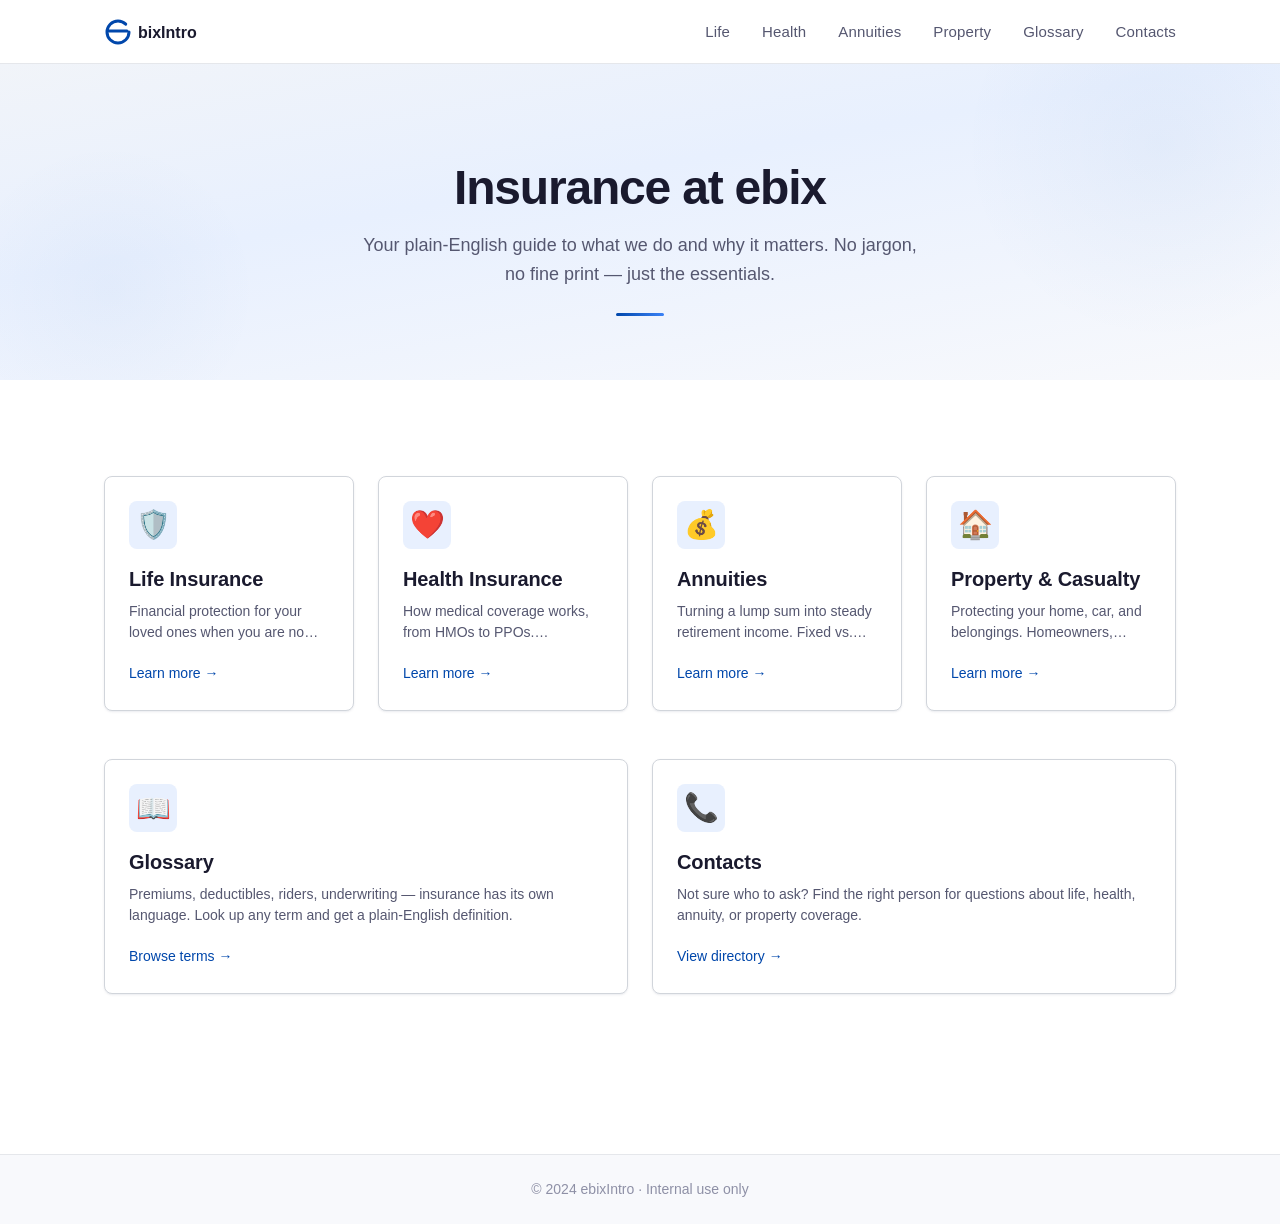
<file: index.html>
<!DOCTYPE html>
<html lang="en">
<head>
  <meta charset="UTF-8">
  <meta name="viewport" content="width=device-width, initial-scale=1.0">
  <title>Insurance at ebix — ebixIntro</title>
  <link rel="stylesheet" href="assets/site.css">
</head>
<body>
  <a href="#main" class="skip-link">Skip to content</a>

  <nav class="nav">
    <div class="nav__inner container">
      <a href="index.html" class="nav__logo">
        <svg viewBox="0 0 140 32" width="140" height="32" xmlns="http://www.w3.org/2000/svg" aria-label="ebixIntro" role="img">
          <circle cx="14" cy="16" r="11" fill="none" stroke="#0047AB" stroke-width="3" stroke-dasharray="60 10" stroke-linecap="round"/>
          <line x1="5" y1="15" x2="23" y2="15" stroke="#0047AB" stroke-width="3" stroke-linecap="round"/>
          <text x="34" y="21.5" fill="#1A1A2E" font-family="-apple-system,BlinkMacSystemFont,'Segoe UI',Roboto,'Helvetica Neue',Arial,sans-serif" font-size="16" font-weight="600">bixIntro</text>
        </svg>
      </a>
      <button class="nav__hamburger" aria-label="Toggle menu" aria-expanded="false">
        <span></span><span></span><span></span>
      </button>
      <ul class="nav__links">
        <li><a href="life.html" class="nav__link">Life</a></li>
        <li><a href="health.html" class="nav__link">Health</a></li>
        <li><a href="annuities.html" class="nav__link">Annuities</a></li>
        <li><a href="property.html" class="nav__link">Property</a></li>
        <li><a href="glossary.html" class="nav__link">Glossary</a></li>
        <li><a href="contacts.html" class="nav__link">Contacts</a></li>
      </ul>
    </div>
  </nav>

  <main id="main">
    <section class="hero">
      <div class="container hero__container">
        <h1 class="hero__title">Insurance at ebix</h1>
        <p class="hero__subtitle">Your plain-English guide to what we do and why it matters. No jargon, no fine print — just the essentials.</p>
        <div class="hero__accent"></div>
      </div>
    </section>

    <section class="section">
      <div class="container">
        <div class="card-grid">
          <a href="life.html" class="card" style="animation-delay: 150ms">
            <div class="card__icon">
              <span>&#128737;&#65039;</span>
            </div>
            <h3 class="card__title">Life Insurance</h3>
            <p class="card__desc">Financial protection for your loved ones when you are no longer around. Learn about term vs. whole life policies.</p>
            <span class="card__link">Learn more <span class="card__arrow">&rarr;</span></span>
          </a>
          <a href="health.html" class="card" style="animation-delay: 250ms">
            <div class="card__icon">
              <span>&#10084;&#65039;</span>
            </div>
            <h3 class="card__title">Health Insurance</h3>
            <p class="card__desc">How medical coverage works, from HMOs to PPOs. Understand deductibles, copays, and networks.</p>
            <span class="card__link">Learn more <span class="card__arrow">&rarr;</span></span>
          </a>
          <a href="annuities.html" class="card" style="animation-delay: 350ms">
            <div class="card__icon">
              <span>&#128176;</span>
            </div>
            <h3 class="card__title">Annuities</h3>
            <p class="card__desc">Turning a lump sum into steady retirement income. Fixed vs. variable, accumulation vs. payout.</p>
            <span class="card__link">Learn more <span class="card__arrow">&rarr;</span></span>
          </a>
          <a href="property.html" class="card" style="animation-delay: 450ms">
            <div class="card__icon">
              <span>&#127968;</span>
            </div>
            <h3 class="card__title">Property &amp; Casualty</h3>
            <p class="card__desc">Protecting your home, car, and belongings. Homeowners, renters, auto, and liability coverage explained.</p>
            <span class="card__link">Learn more <span class="card__arrow">&rarr;</span></span>
          </a>
        </div>

        <div class="card-grid card-grid--wide">
          <a href="glossary.html" class="card card--wide" style="animation-delay: 550ms">
            <div class="card__icon">
              <span>&#128214;</span>
            </div>
            <h3 class="card__title">Glossary</h3>
            <p class="card__desc">Premiums, deductibles, riders, underwriting — insurance has its own language. Look up any term and get a plain-English definition.</p>
            <span class="card__link">Browse terms <span class="card__arrow">&rarr;</span></span>
          </a>
          <a href="contacts.html" class="card card--wide" style="animation-delay: 650ms">
            <div class="card__icon">
              <span>&#128222;</span>
            </div>
            <h3 class="card__title">Contacts</h3>
            <p class="card__desc">Not sure who to ask? Find the right person for questions about life, health, annuity, or property coverage.</p>
            <span class="card__link">View directory <span class="card__arrow">&rarr;</span></span>
          </a>
        </div>
      </div>
    </section>
  </main>

  <footer class="footer">
    <div class="container">
      <p>&copy; 2024 ebixIntro &middot; Internal use only</p>
    </div>
  </footer>

  <script src="assets/site.js"></script>
</body>
</html>
</file>
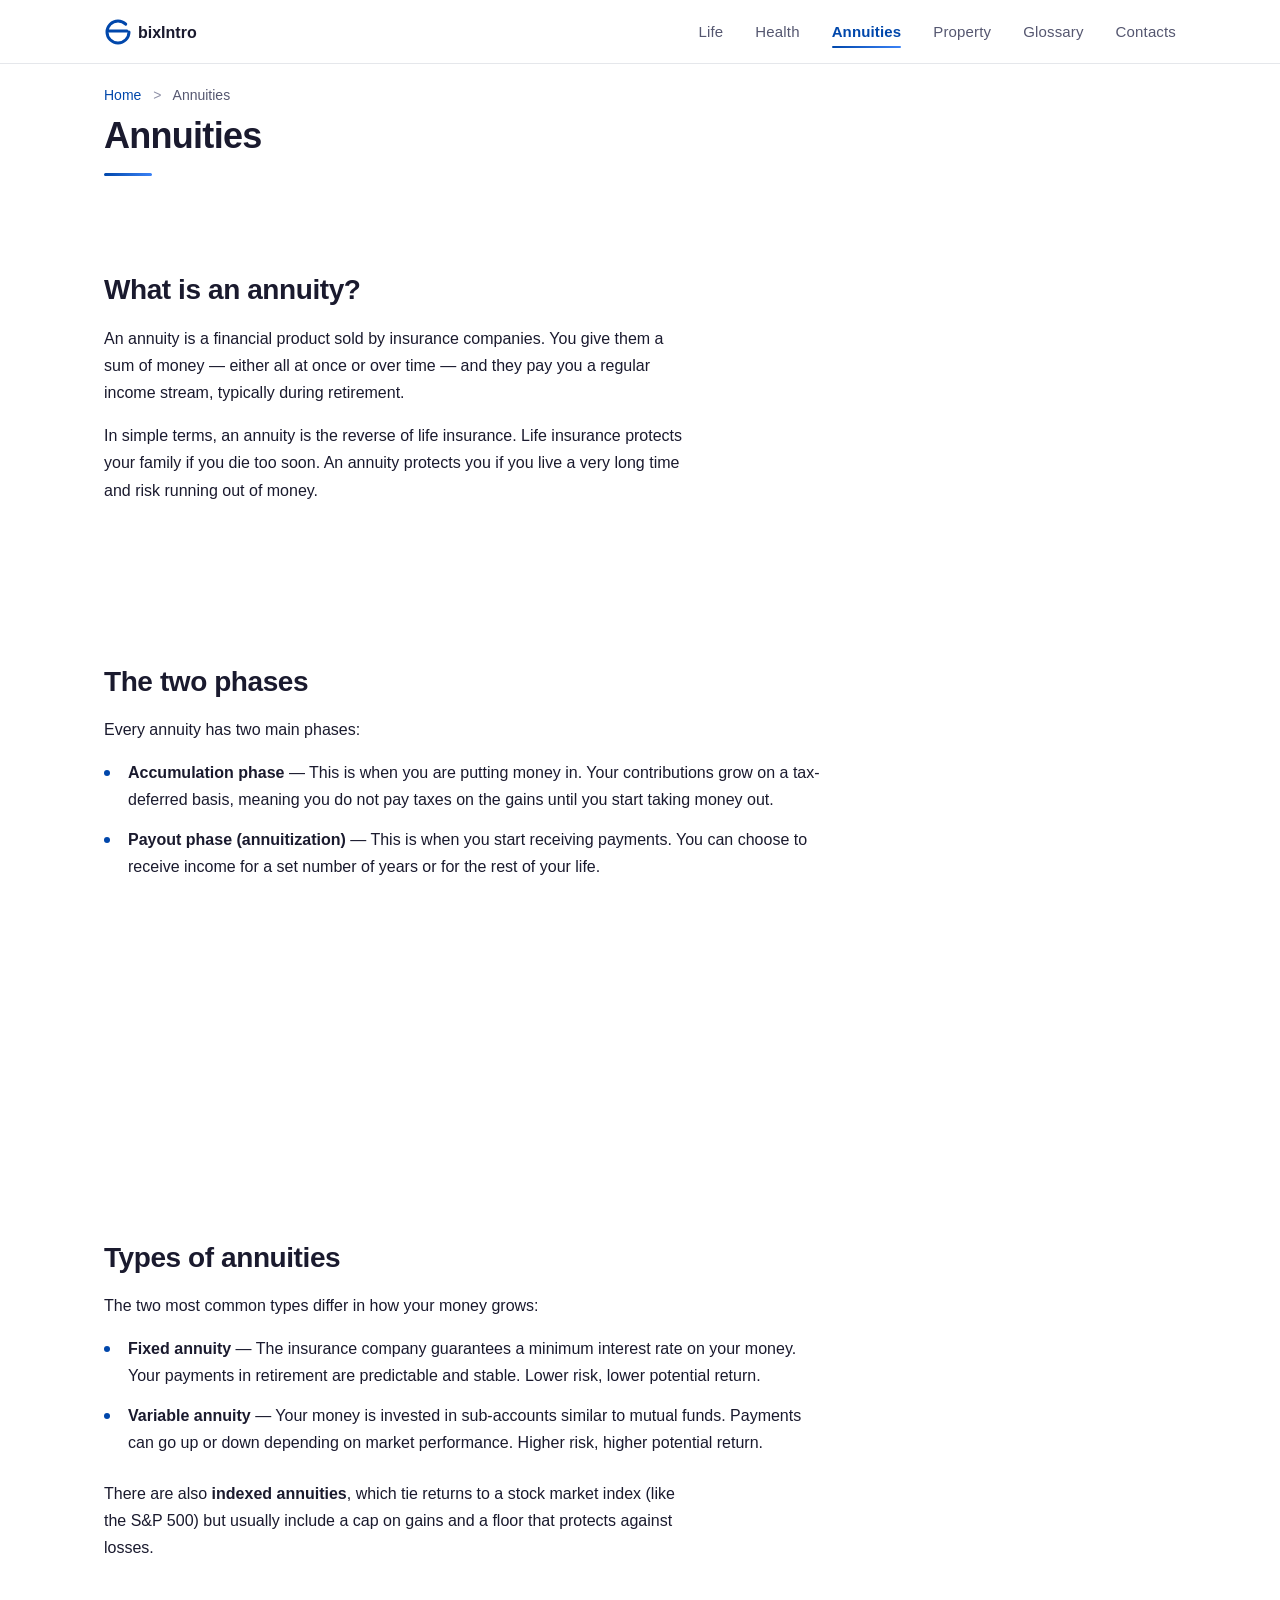
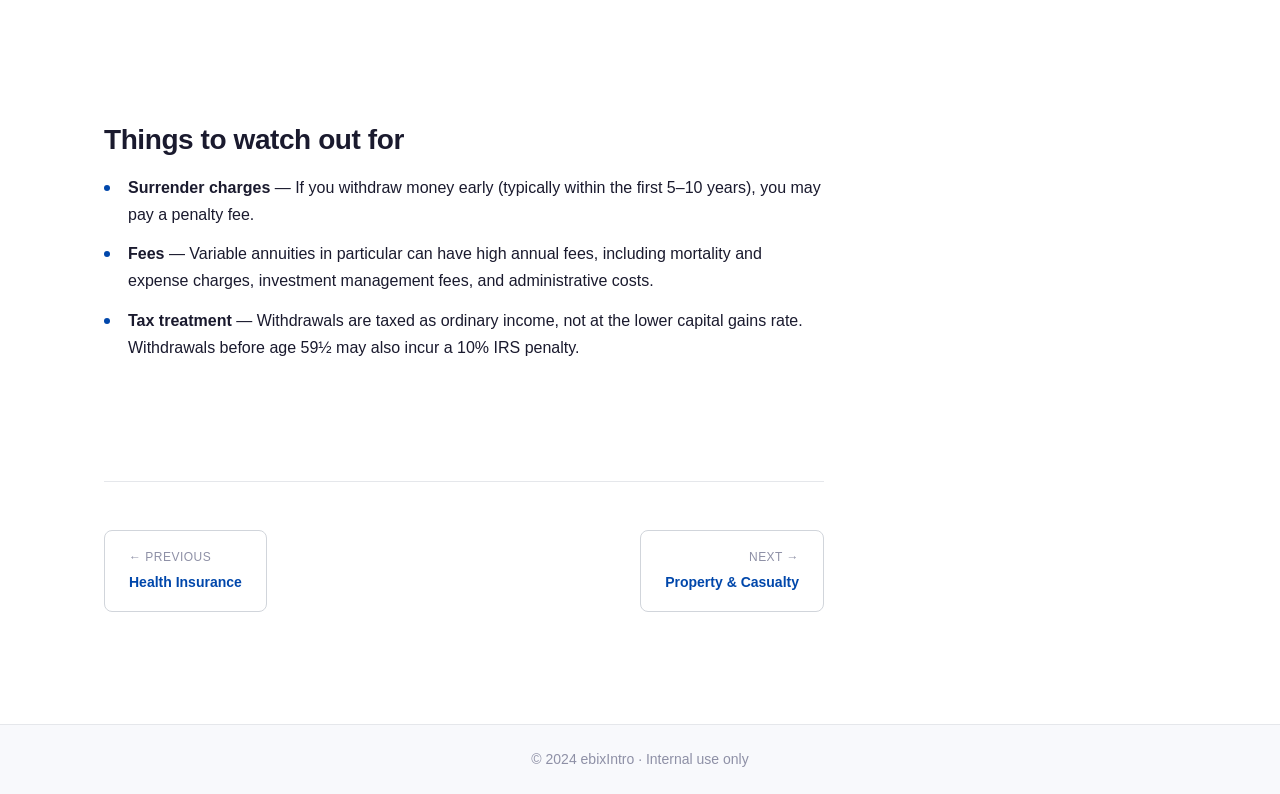
<file: annuities.html>
<!DOCTYPE html>
<html lang="en">
<head>
  <meta charset="UTF-8">
  <meta name="viewport" content="width=device-width, initial-scale=1.0">
  <title>Annuities — ebixIntro</title>
  <link rel="stylesheet" href="assets/site.css">
</head>
<body>
  <a href="#main" class="skip-link">Skip to content</a>

  <nav class="nav">
    <div class="nav__inner container">
      <a href="index.html" class="nav__logo">
        <svg viewBox="0 0 140 32" width="140" height="32" xmlns="http://www.w3.org/2000/svg" aria-label="ebixIntro" role="img">
          <circle cx="14" cy="16" r="11" fill="none" stroke="#0047AB" stroke-width="3" stroke-dasharray="60 10" stroke-linecap="round"/>
          <line x1="5" y1="15" x2="23" y2="15" stroke="#0047AB" stroke-width="3" stroke-linecap="round"/>
          <text x="34" y="21.5" fill="#1A1A2E" font-family="-apple-system,BlinkMacSystemFont,'Segoe UI',Roboto,'Helvetica Neue',Arial,sans-serif" font-size="16" font-weight="600">bixIntro</text>
        </svg>
      </a>
      <button class="nav__hamburger" aria-label="Toggle menu" aria-expanded="false">
        <span></span><span></span><span></span>
      </button>
      <ul class="nav__links">
        <li><a href="life.html" class="nav__link">Life</a></li>
        <li><a href="health.html" class="nav__link">Health</a></li>
        <li><a href="annuities.html" class="nav__link">Annuities</a></li>
        <li><a href="property.html" class="nav__link">Property</a></li>
        <li><a href="glossary.html" class="nav__link">Glossary</a></li>
        <li><a href="contacts.html" class="nav__link">Contacts</a></li>
      </ul>
    </div>
  </nav>

  <main id="main">
    <div class="container">
      <div class="content-narrow">
        <nav class="breadcrumb" aria-label="Breadcrumb">
          <a href="index.html">Home</a>
          <span class="breadcrumb__separator">&gt;</span>
          <span>Annuities</span>
        </nav>

        <div class="page-title-area">
          <h1>Annuities</h1>
          <div class="title-accent"></div>
        </div>

        <section class="section">
          <h2 style="margin-top: 0;">What is an annuity?</h2>
          <p>An annuity is a financial product sold by insurance companies. You give them a sum of money &mdash; either all at once or over time &mdash; and they pay you a regular income stream, typically during retirement.</p>
          <p>In simple terms, an annuity is the reverse of life insurance. Life insurance protects your family if you die too soon. An annuity protects you if you live a very long time and risk running out of money.</p>
        </section>

        <section class="section">
          <h2>The two phases</h2>
          <p>Every annuity has two main phases:</p>
          <ul>
            <li><strong>Accumulation phase</strong> &mdash; This is when you are putting money in. Your contributions grow on a tax-deferred basis, meaning you do not pay taxes on the gains until you start taking money out.</li>
            <li><strong>Payout phase (annuitization)</strong> &mdash; This is when you start receiving payments. You can choose to receive income for a set number of years or for the rest of your life.</li>
          </ul>
        </section>

        <div class="callout animate-on-scroll animate-on-scroll--left">
          <span class="callout__label">Key Takeaway</span>
          <p class="callout__text">Annuities turn savings into guaranteed income. They are best suited for people nearing retirement who want predictable monthly payments they cannot outlive.</p>
        </div>

        <section class="section">
          <h2>Types of annuities</h2>
          <p>The two most common types differ in how your money grows:</p>
          <ul>
            <li><strong>Fixed annuity</strong> &mdash; The insurance company guarantees a minimum interest rate on your money. Your payments in retirement are predictable and stable. Lower risk, lower potential return.</li>
            <li><strong>Variable annuity</strong> &mdash; Your money is invested in sub-accounts similar to mutual funds. Payments can go up or down depending on market performance. Higher risk, higher potential return.</li>
          </ul>
          <p>There are also <strong>indexed annuities</strong>, which tie returns to a stock market index (like the S&amp;P 500) but usually include a cap on gains and a floor that protects against losses.</p>
        </section>

        <section class="section">
          <h2>Things to watch out for</h2>
          <ul>
            <li><strong>Surrender charges</strong> &mdash; If you withdraw money early (typically within the first 5&ndash;10 years), you may pay a penalty fee.</li>
            <li><strong>Fees</strong> &mdash; Variable annuities in particular can have high annual fees, including mortality and expense charges, investment management fees, and administrative costs.</li>
            <li><strong>Tax treatment</strong> &mdash; Withdrawals are taxed as ordinary income, not at the lower capital gains rate. Withdrawals before age 59&frac12; may also incur a 10% IRS penalty.</li>
          </ul>
        </section>

        <nav class="page-nav" aria-label="Page navigation">
          <a href="health.html" class="page-nav__link">
            <span class="page-nav__direction">&larr; Previous</span>
            <span class="page-nav__title">Health Insurance</span>
          </a>
          <a href="property.html" class="page-nav__link page-nav__link--next">
            <span class="page-nav__direction">Next &rarr;</span>
            <span class="page-nav__title">Property &amp; Casualty</span>
          </a>
        </nav>
      </div>
    </div>
  </main>

  <footer class="footer">
    <div class="container">
      <p>&copy; 2024 ebixIntro &middot; Internal use only</p>
    </div>
  </footer>

  <script src="assets/site.js"></script>
</body>
</html>
</file>
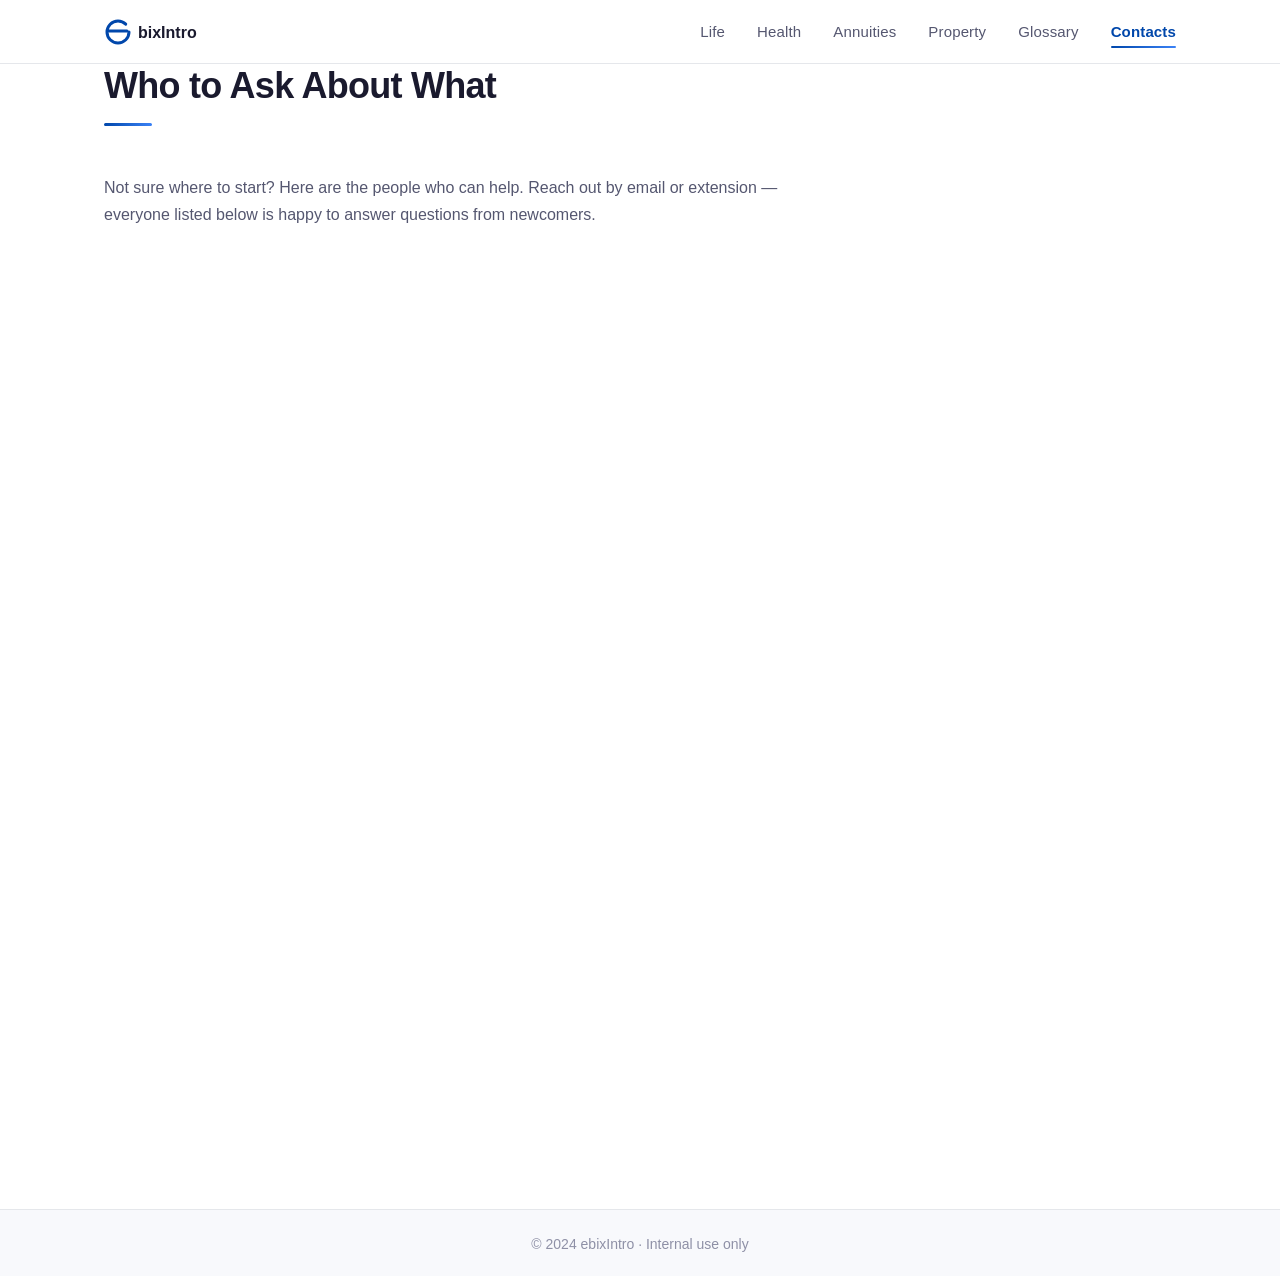
<file: contacts.html>
<!DOCTYPE html>
<html lang="en">
<head>
  <meta charset="UTF-8">
  <meta name="viewport" content="width=device-width, initial-scale=1.0">
  <title>Contacts — ebixIntro</title>
  <link rel="stylesheet" href="assets/site.css">
</head>
<body>
  <a href="#main" class="skip-link">Skip to content</a>

  <nav class="nav">
    <div class="nav__inner container">
      <a href="index.html" class="nav__logo">
        <svg viewBox="0 0 140 32" width="140" height="32" xmlns="http://www.w3.org/2000/svg" aria-label="ebixIntro" role="img">
          <circle cx="14" cy="16" r="11" fill="none" stroke="#0047AB" stroke-width="3" stroke-dasharray="60 10" stroke-linecap="round"/>
          <line x1="5" y1="15" x2="23" y2="15" stroke="#0047AB" stroke-width="3" stroke-linecap="round"/>
          <text x="34" y="21.5" fill="#1A1A2E" font-family="-apple-system,BlinkMacSystemFont,'Segoe UI',Roboto,'Helvetica Neue',Arial,sans-serif" font-size="16" font-weight="600">bixIntro</text>
        </svg>
      </a>
      <button class="nav__hamburger" aria-label="Toggle menu" aria-expanded="false">
        <span></span><span></span><span></span>
      </button>
      <ul class="nav__links">
        <li><a href="life.html" class="nav__link">Life</a></li>
        <li><a href="health.html" class="nav__link">Health</a></li>
        <li><a href="annuities.html" class="nav__link">Annuities</a></li>
        <li><a href="property.html" class="nav__link">Property</a></li>
        <li><a href="glossary.html" class="nav__link">Glossary</a></li>
        <li><a href="contacts.html" class="nav__link">Contacts</a></li>
      </ul>
    </div>
  </nav>

  <main id="main">
    <div class="container">
      <div class="page-title-area">
        <h1>Who to Ask About What</h1>
        <div class="title-accent"></div>
      </div>

      <p style="color: var(--color-text-secondary); margin-bottom: var(--space-6); max-width: var(--max-width-content);">
        Not sure where to start? Here are the people who can help. Reach out by email or extension &mdash; everyone listed below is happy to answer questions from newcomers.
      </p>

      <div class="contact-grid">

        <div class="contact-card animate-on-scroll" style="transition-delay: 0ms;">
          <div class="contact-avatar">JD</div>
          <h3 class="contact-name">Jane Donovan</h3>
          <p class="contact-title">Senior Product Analyst</p>
          <div class="contact-tags">
            <span class="contact-tag">Life Insurance</span>
            <span class="contact-tag">Annuities</span>
          </div>
          <div class="contact-info">
            <div>Ext. <span class="contact-info__ext">x4201</span></div>
            <div><a href="mailto:jdonovan@ebix.internal">jdonovan@ebix.internal</a></div>
          </div>
        </div>

        <div class="contact-card animate-on-scroll" style="transition-delay: 80ms;">
          <div class="contact-avatar">SR</div>
          <h3 class="contact-name">Sam Ruiz</h3>
          <p class="contact-title">Health Plans Coordinator</p>
          <div class="contact-tags">
            <span class="contact-tag">Health Insurance</span>
            <span class="contact-tag">HMO / PPO</span>
          </div>
          <div class="contact-info">
            <div>Ext. <span class="contact-info__ext">x4305</span></div>
            <div><a href="mailto:sruiz@ebix.internal">sruiz@ebix.internal</a></div>
          </div>
        </div>

        <div class="contact-card animate-on-scroll" style="transition-delay: 160ms;">
          <div class="contact-avatar">MK</div>
          <h3 class="contact-name">Michelle Kim</h3>
          <p class="contact-title">P&amp;C Underwriting Lead</p>
          <div class="contact-tags">
            <span class="contact-tag">Property</span>
            <span class="contact-tag">Casualty</span>
            <span class="contact-tag">Auto</span>
          </div>
          <div class="contact-info">
            <div>Ext. <span class="contact-info__ext">x4180</span></div>
            <div><a href="mailto:mkim@ebix.internal">mkim@ebix.internal</a></div>
          </div>
        </div>

        <div class="contact-card animate-on-scroll" style="transition-delay: 240ms;">
          <div class="contact-avatar">TP</div>
          <h3 class="contact-name">Tom Patel</h3>
          <p class="contact-title">Annuity Products Manager</p>
          <div class="contact-tags">
            <span class="contact-tag">Fixed Annuities</span>
            <span class="contact-tag">Variable Annuities</span>
          </div>
          <div class="contact-info">
            <div>Ext. <span class="contact-info__ext">x4422</span></div>
            <div><a href="mailto:tpatel@ebix.internal">tpatel@ebix.internal</a></div>
          </div>
        </div>

        <div class="contact-card animate-on-scroll" style="transition-delay: 320ms;">
          <div class="contact-avatar">LW</div>
          <h3 class="contact-name">Lisa Washington</h3>
          <p class="contact-title">Claims Operations Supervisor</p>
          <div class="contact-tags">
            <span class="contact-tag">Claims</span>
            <span class="contact-tag">All Lines</span>
          </div>
          <div class="contact-info">
            <div>Ext. <span class="contact-info__ext">x4510</span></div>
            <div><a href="mailto:lwashington@ebix.internal">lwashington@ebix.internal</a></div>
          </div>
        </div>

        <div class="contact-card animate-on-scroll" style="transition-delay: 400ms;">
          <div class="contact-avatar">RG</div>
          <h3 class="contact-name">Rafael Garcia</h3>
          <p class="contact-title">Compliance Officer</p>
          <div class="contact-tags">
            <span class="contact-tag">Regulations</span>
            <span class="contact-tag">Licensing</span>
          </div>
          <div class="contact-info">
            <div>Ext. <span class="contact-info__ext">x4055</span></div>
            <div><a href="mailto:rgarcia@ebix.internal">rgarcia@ebix.internal</a></div>
          </div>
        </div>

        <div class="contact-card animate-on-scroll" style="transition-delay: 400ms;">
          <div class="contact-avatar">AN</div>
          <h3 class="contact-name">Aisha Nwosu</h3>
          <p class="contact-title">Training &amp; Onboarding Lead</p>
          <div class="contact-tags">
            <span class="contact-tag">New Hire Help</span>
            <span class="contact-tag">General Questions</span>
          </div>
          <div class="contact-info">
            <div>Ext. <span class="contact-info__ext">x4100</span></div>
            <div><a href="mailto:anwosu@ebix.internal">anwosu@ebix.internal</a></div>
          </div>
        </div>

        <div class="contact-card animate-on-scroll" style="transition-delay: 400ms;">
          <div class="contact-avatar">DM</div>
          <h3 class="contact-name">David Muller</h3>
          <p class="contact-title">IT Systems Analyst</p>
          <div class="contact-tags">
            <span class="contact-tag">Platform Access</span>
            <span class="contact-tag">Technical Support</span>
          </div>
          <div class="contact-info">
            <div>Ext. <span class="contact-info__ext">x4620</span></div>
            <div><a href="mailto:dmuller@ebix.internal">dmuller@ebix.internal</a></div>
          </div>
        </div>

      </div>
    </div>
  </main>

  <footer class="footer">
    <div class="container">
      <p>&copy; 2024 ebixIntro &middot; Internal use only</p>
    </div>
  </footer>

  <script src="assets/site.js"></script>
</body>
</html>
</file>
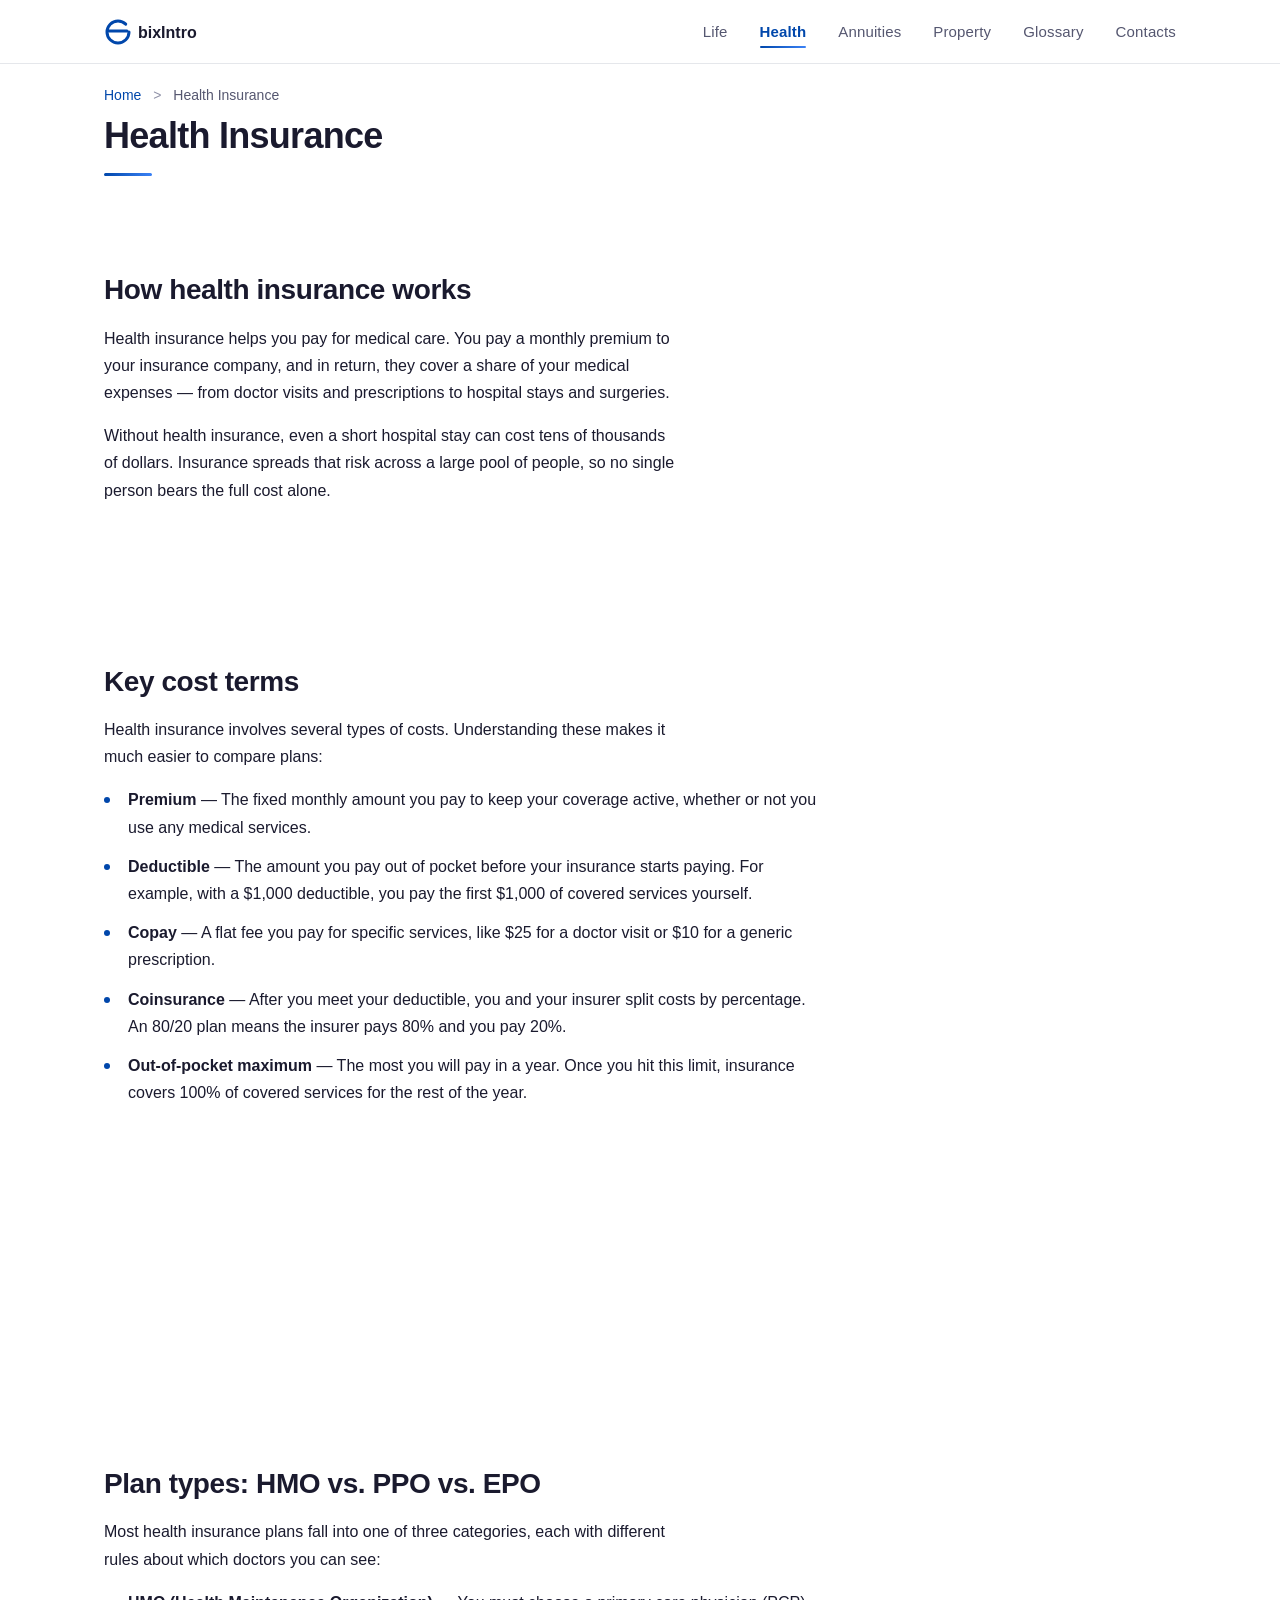
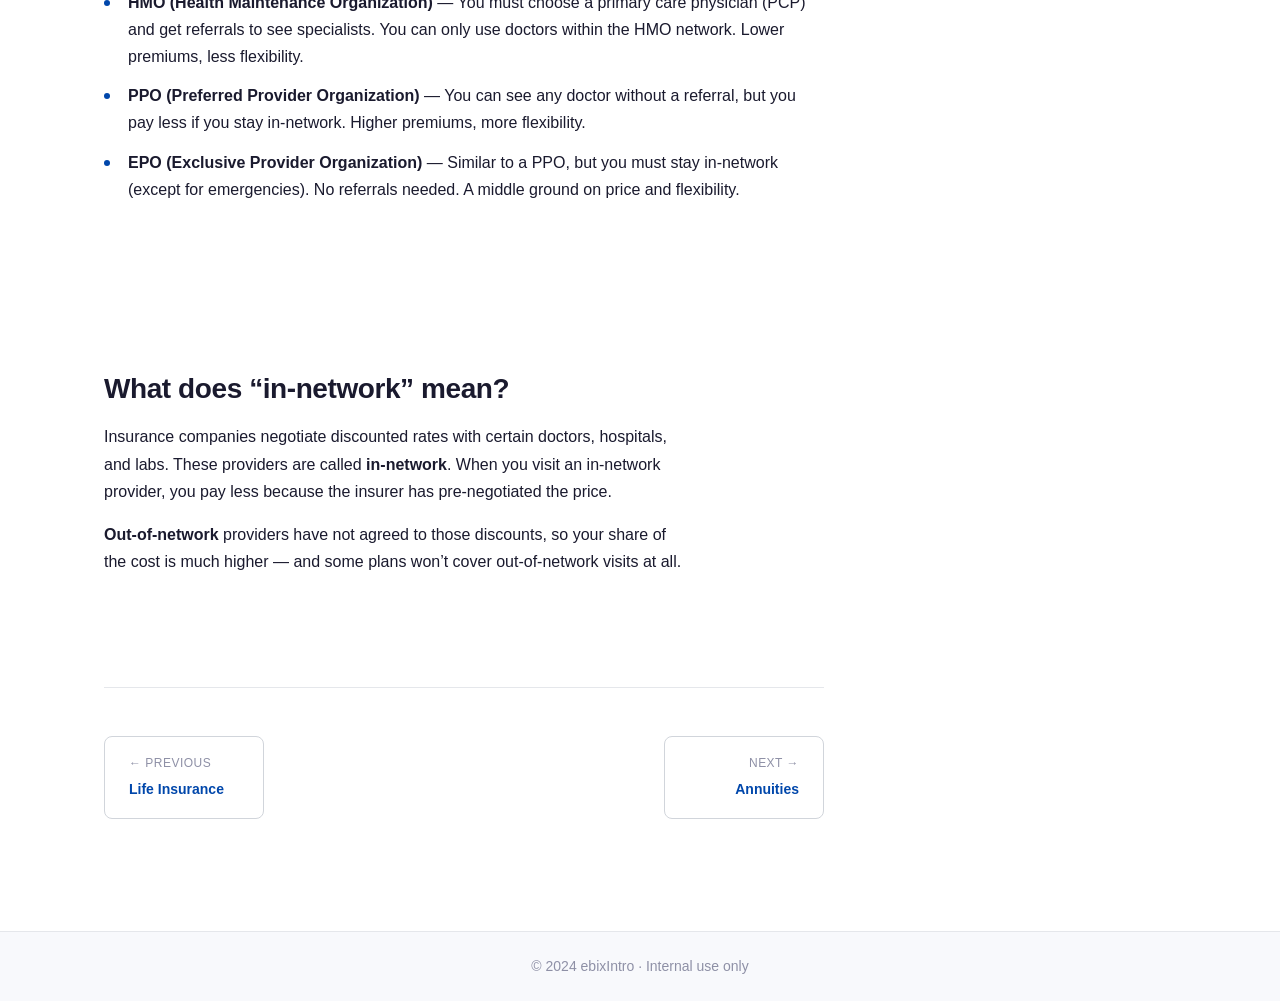
<file: health.html>
<!DOCTYPE html>
<html lang="en">
<head>
  <meta charset="UTF-8">
  <meta name="viewport" content="width=device-width, initial-scale=1.0">
  <title>Health Insurance — ebixIntro</title>
  <link rel="stylesheet" href="assets/site.css">
</head>
<body>
  <a href="#main" class="skip-link">Skip to content</a>

  <nav class="nav">
    <div class="nav__inner container">
      <a href="index.html" class="nav__logo">
        <svg viewBox="0 0 140 32" width="140" height="32" xmlns="http://www.w3.org/2000/svg" aria-label="ebixIntro" role="img">
          <circle cx="14" cy="16" r="11" fill="none" stroke="#0047AB" stroke-width="3" stroke-dasharray="60 10" stroke-linecap="round"/>
          <line x1="5" y1="15" x2="23" y2="15" stroke="#0047AB" stroke-width="3" stroke-linecap="round"/>
          <text x="34" y="21.5" fill="#1A1A2E" font-family="-apple-system,BlinkMacSystemFont,'Segoe UI',Roboto,'Helvetica Neue',Arial,sans-serif" font-size="16" font-weight="600">bixIntro</text>
        </svg>
      </a>
      <button class="nav__hamburger" aria-label="Toggle menu" aria-expanded="false">
        <span></span><span></span><span></span>
      </button>
      <ul class="nav__links">
        <li><a href="life.html" class="nav__link">Life</a></li>
        <li><a href="health.html" class="nav__link">Health</a></li>
        <li><a href="annuities.html" class="nav__link">Annuities</a></li>
        <li><a href="property.html" class="nav__link">Property</a></li>
        <li><a href="glossary.html" class="nav__link">Glossary</a></li>
        <li><a href="contacts.html" class="nav__link">Contacts</a></li>
      </ul>
    </div>
  </nav>

  <main id="main">
    <div class="container">
      <div class="content-narrow">
        <nav class="breadcrumb" aria-label="Breadcrumb">
          <a href="index.html">Home</a>
          <span class="breadcrumb__separator">&gt;</span>
          <span>Health Insurance</span>
        </nav>

        <div class="page-title-area">
          <h1>Health Insurance</h1>
          <div class="title-accent"></div>
        </div>

        <section class="section">
          <h2 style="margin-top: 0;">How health insurance works</h2>
          <p>Health insurance helps you pay for medical care. You pay a monthly premium to your insurance company, and in return, they cover a share of your medical expenses &mdash; from doctor visits and prescriptions to hospital stays and surgeries.</p>
          <p>Without health insurance, even a short hospital stay can cost tens of thousands of dollars. Insurance spreads that risk across a large pool of people, so no single person bears the full cost alone.</p>
        </section>

        <section class="section">
          <h2>Key cost terms</h2>
          <p>Health insurance involves several types of costs. Understanding these makes it much easier to compare plans:</p>
          <ul>
            <li><strong>Premium</strong> &mdash; The fixed monthly amount you pay to keep your coverage active, whether or not you use any medical services.</li>
            <li><strong>Deductible</strong> &mdash; The amount you pay out of pocket before your insurance starts paying. For example, with a $1,000 deductible, you pay the first $1,000 of covered services yourself.</li>
            <li><strong>Copay</strong> &mdash; A flat fee you pay for specific services, like $25 for a doctor visit or $10 for a generic prescription.</li>
            <li><strong>Coinsurance</strong> &mdash; After you meet your deductible, you and your insurer split costs by percentage. An 80/20 plan means the insurer pays 80% and you pay 20%.</li>
            <li><strong>Out-of-pocket maximum</strong> &mdash; The most you will pay in a year. Once you hit this limit, insurance covers 100% of covered services for the rest of the year.</li>
          </ul>
        </section>

        <div class="callout animate-on-scroll animate-on-scroll--left">
          <span class="callout__label">Key Takeaway</span>
          <p class="callout__text">Plans with lower premiums usually have higher deductibles and copays. Plans with higher premiums tend to cover more upfront. Choose based on how often you expect to need care.</p>
        </div>

        <section class="section">
          <h2>Plan types: HMO vs. PPO vs. EPO</h2>
          <p>Most health insurance plans fall into one of three categories, each with different rules about which doctors you can see:</p>
          <ul>
            <li><strong>HMO (Health Maintenance Organization)</strong> &mdash; You must choose a primary care physician (PCP) and get referrals to see specialists. You can only use doctors within the HMO network. Lower premiums, less flexibility.</li>
            <li><strong>PPO (Preferred Provider Organization)</strong> &mdash; You can see any doctor without a referral, but you pay less if you stay in-network. Higher premiums, more flexibility.</li>
            <li><strong>EPO (Exclusive Provider Organization)</strong> &mdash; Similar to a PPO, but you must stay in-network (except for emergencies). No referrals needed. A middle ground on price and flexibility.</li>
          </ul>
        </section>

        <section class="section">
          <h2>What does &ldquo;in-network&rdquo; mean?</h2>
          <p>Insurance companies negotiate discounted rates with certain doctors, hospitals, and labs. These providers are called <strong>in-network</strong>. When you visit an in-network provider, you pay less because the insurer has pre-negotiated the price.</p>
          <p><strong>Out-of-network</strong> providers have not agreed to those discounts, so your share of the cost is much higher &mdash; and some plans won&rsquo;t cover out-of-network visits at all.</p>
        </section>

        <nav class="page-nav" aria-label="Page navigation">
          <a href="life.html" class="page-nav__link">
            <span class="page-nav__direction">&larr; Previous</span>
            <span class="page-nav__title">Life Insurance</span>
          </a>
          <a href="annuities.html" class="page-nav__link page-nav__link--next">
            <span class="page-nav__direction">Next &rarr;</span>
            <span class="page-nav__title">Annuities</span>
          </a>
        </nav>
      </div>
    </div>
  </main>

  <footer class="footer">
    <div class="container">
      <p>&copy; 2024 ebixIntro &middot; Internal use only</p>
    </div>
  </footer>

  <script src="assets/site.js"></script>
</body>
</html>
</file>
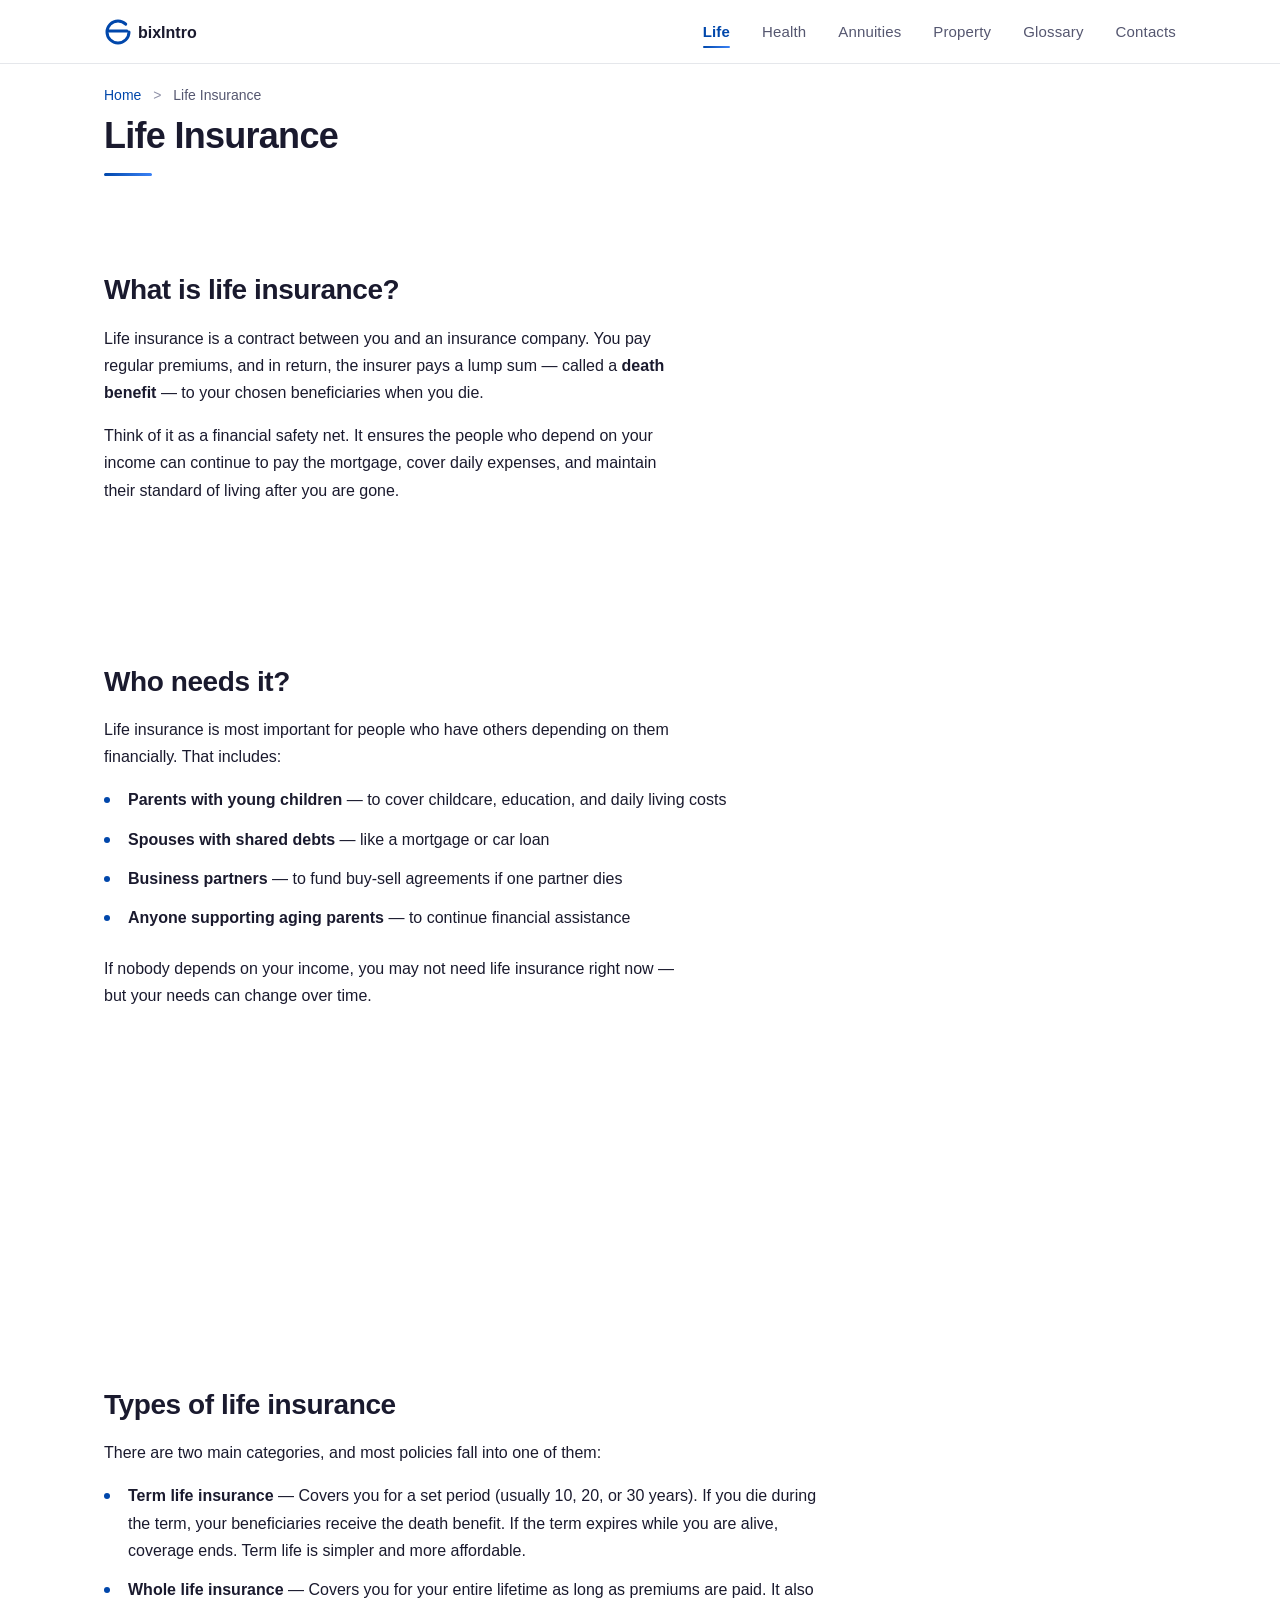
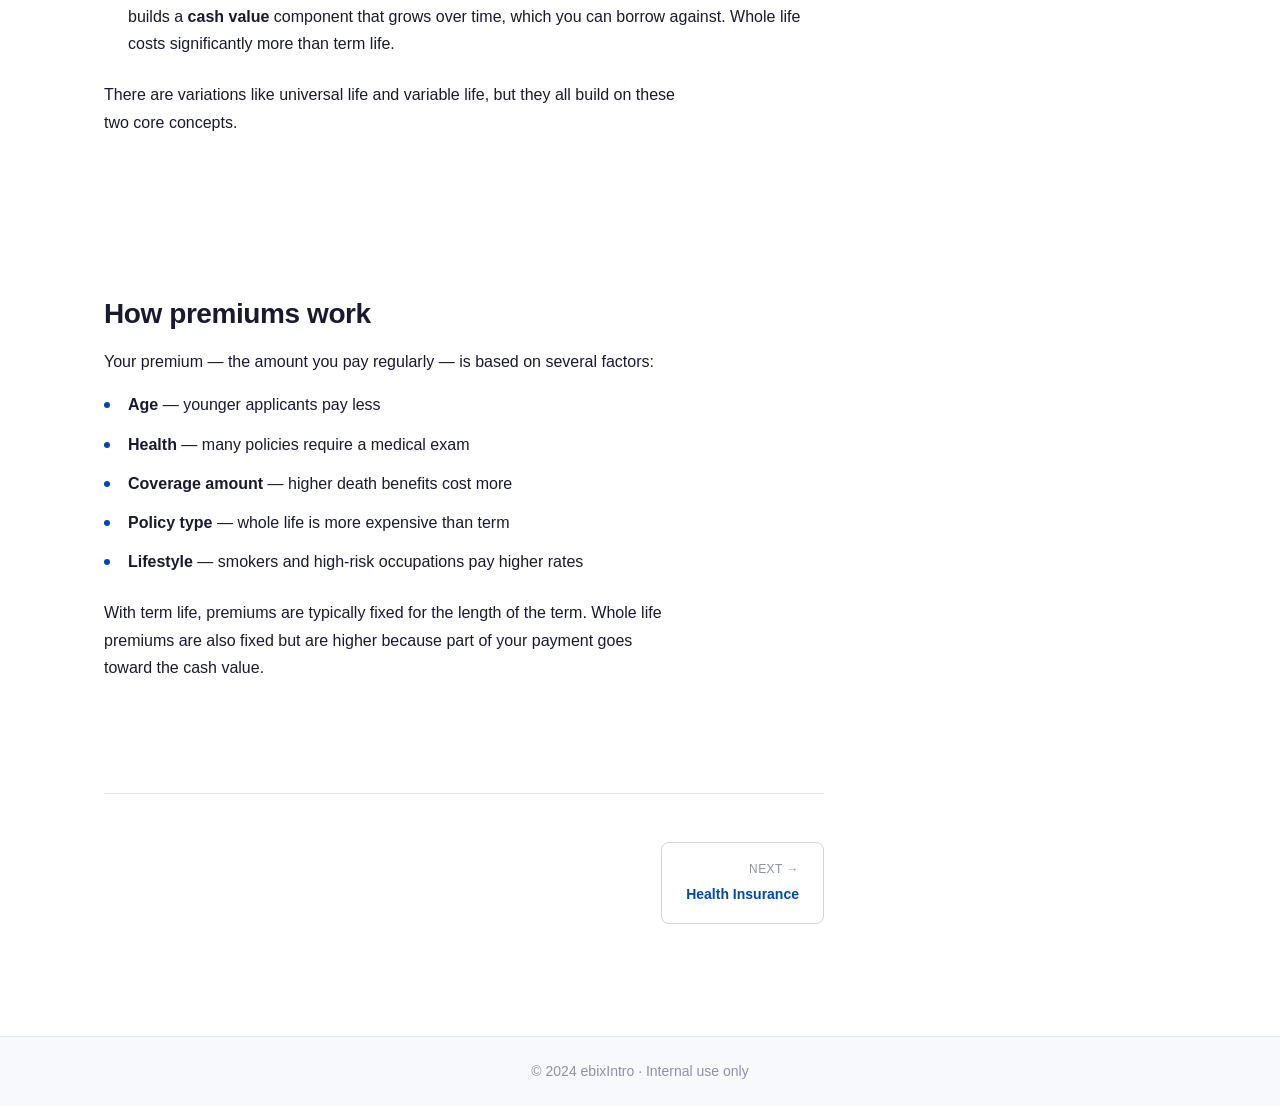
<file: life.html>
<!DOCTYPE html>
<html lang="en">
<head>
  <meta charset="UTF-8">
  <meta name="viewport" content="width=device-width, initial-scale=1.0">
  <title>Life Insurance — ebixIntro</title>
  <link rel="stylesheet" href="assets/site.css">
</head>
<body>
  <a href="#main" class="skip-link">Skip to content</a>

  <nav class="nav">
    <div class="nav__inner container">
      <a href="index.html" class="nav__logo">
        <svg viewBox="0 0 140 32" width="140" height="32" xmlns="http://www.w3.org/2000/svg" aria-label="ebixIntro" role="img">
          <circle cx="14" cy="16" r="11" fill="none" stroke="#0047AB" stroke-width="3" stroke-dasharray="60 10" stroke-linecap="round"/>
          <line x1="5" y1="15" x2="23" y2="15" stroke="#0047AB" stroke-width="3" stroke-linecap="round"/>
          <text x="34" y="21.5" fill="#1A1A2E" font-family="-apple-system,BlinkMacSystemFont,'Segoe UI',Roboto,'Helvetica Neue',Arial,sans-serif" font-size="16" font-weight="600">bixIntro</text>
        </svg>
      </a>
      <button class="nav__hamburger" aria-label="Toggle menu" aria-expanded="false">
        <span></span><span></span><span></span>
      </button>
      <ul class="nav__links">
        <li><a href="life.html" class="nav__link">Life</a></li>
        <li><a href="health.html" class="nav__link">Health</a></li>
        <li><a href="annuities.html" class="nav__link">Annuities</a></li>
        <li><a href="property.html" class="nav__link">Property</a></li>
        <li><a href="glossary.html" class="nav__link">Glossary</a></li>
        <li><a href="contacts.html" class="nav__link">Contacts</a></li>
      </ul>
    </div>
  </nav>

  <main id="main">
    <div class="container">
      <div class="content-narrow">
        <nav class="breadcrumb" aria-label="Breadcrumb">
          <a href="index.html">Home</a>
          <span class="breadcrumb__separator">&gt;</span>
          <span>Life Insurance</span>
        </nav>

        <div class="page-title-area">
          <h1>Life Insurance</h1>
          <div class="title-accent"></div>
        </div>

        <section class="section">
          <h2 style="margin-top: 0;">What is life insurance?</h2>
          <p>Life insurance is a contract between you and an insurance company. You pay regular premiums, and in return, the insurer pays a lump sum &mdash; called a <strong>death benefit</strong> &mdash; to your chosen beneficiaries when you die.</p>
          <p>Think of it as a financial safety net. It ensures the people who depend on your income can continue to pay the mortgage, cover daily expenses, and maintain their standard of living after you are gone.</p>
        </section>

        <section class="section">
          <h2>Who needs it?</h2>
          <p>Life insurance is most important for people who have others depending on them financially. That includes:</p>
          <ul>
            <li><strong>Parents with young children</strong> &mdash; to cover childcare, education, and daily living costs</li>
            <li><strong>Spouses with shared debts</strong> &mdash; like a mortgage or car loan</li>
            <li><strong>Business partners</strong> &mdash; to fund buy-sell agreements if one partner dies</li>
            <li><strong>Anyone supporting aging parents</strong> &mdash; to continue financial assistance</li>
          </ul>
          <p>If nobody depends on your income, you may not need life insurance right now &mdash; but your needs can change over time.</p>
        </section>

        <div class="callout animate-on-scroll animate-on-scroll--left">
          <span class="callout__label">Key Takeaway</span>
          <p class="callout__text">Life insurance replaces your income after you die, protecting the people who depend on you financially. The younger and healthier you are when you buy it, the lower your premiums will be.</p>
        </div>

        <section class="section">
          <h2>Types of life insurance</h2>
          <p>There are two main categories, and most policies fall into one of them:</p>
          <ul>
            <li><strong>Term life insurance</strong> &mdash; Covers you for a set period (usually 10, 20, or 30 years). If you die during the term, your beneficiaries receive the death benefit. If the term expires while you are alive, coverage ends. Term life is simpler and more affordable.</li>
            <li><strong>Whole life insurance</strong> &mdash; Covers you for your entire lifetime as long as premiums are paid. It also builds a <strong>cash value</strong> component that grows over time, which you can borrow against. Whole life costs significantly more than term life.</li>
          </ul>
          <p>There are variations like universal life and variable life, but they all build on these two core concepts.</p>
        </section>

        <section class="section">
          <h2>How premiums work</h2>
          <p>Your premium &mdash; the amount you pay regularly &mdash; is based on several factors:</p>
          <ul>
            <li><strong>Age</strong> &mdash; younger applicants pay less</li>
            <li><strong>Health</strong> &mdash; many policies require a medical exam</li>
            <li><strong>Coverage amount</strong> &mdash; higher death benefits cost more</li>
            <li><strong>Policy type</strong> &mdash; whole life is more expensive than term</li>
            <li><strong>Lifestyle</strong> &mdash; smokers and high-risk occupations pay higher rates</li>
          </ul>
          <p>With term life, premiums are typically fixed for the length of the term. Whole life premiums are also fixed but are higher because part of your payment goes toward the cash value.</p>
        </section>

        <nav class="page-nav" aria-label="Page navigation">
          <div></div>
          <a href="health.html" class="page-nav__link page-nav__link--next">
            <span class="page-nav__direction">Next &rarr;</span>
            <span class="page-nav__title">Health Insurance</span>
          </a>
        </nav>
      </div>
    </div>
  </main>

  <footer class="footer">
    <div class="container">
      <p>&copy; 2024 ebixIntro &middot; Internal use only</p>
    </div>
  </footer>

  <script src="assets/site.js"></script>
</body>
</html>
</file>
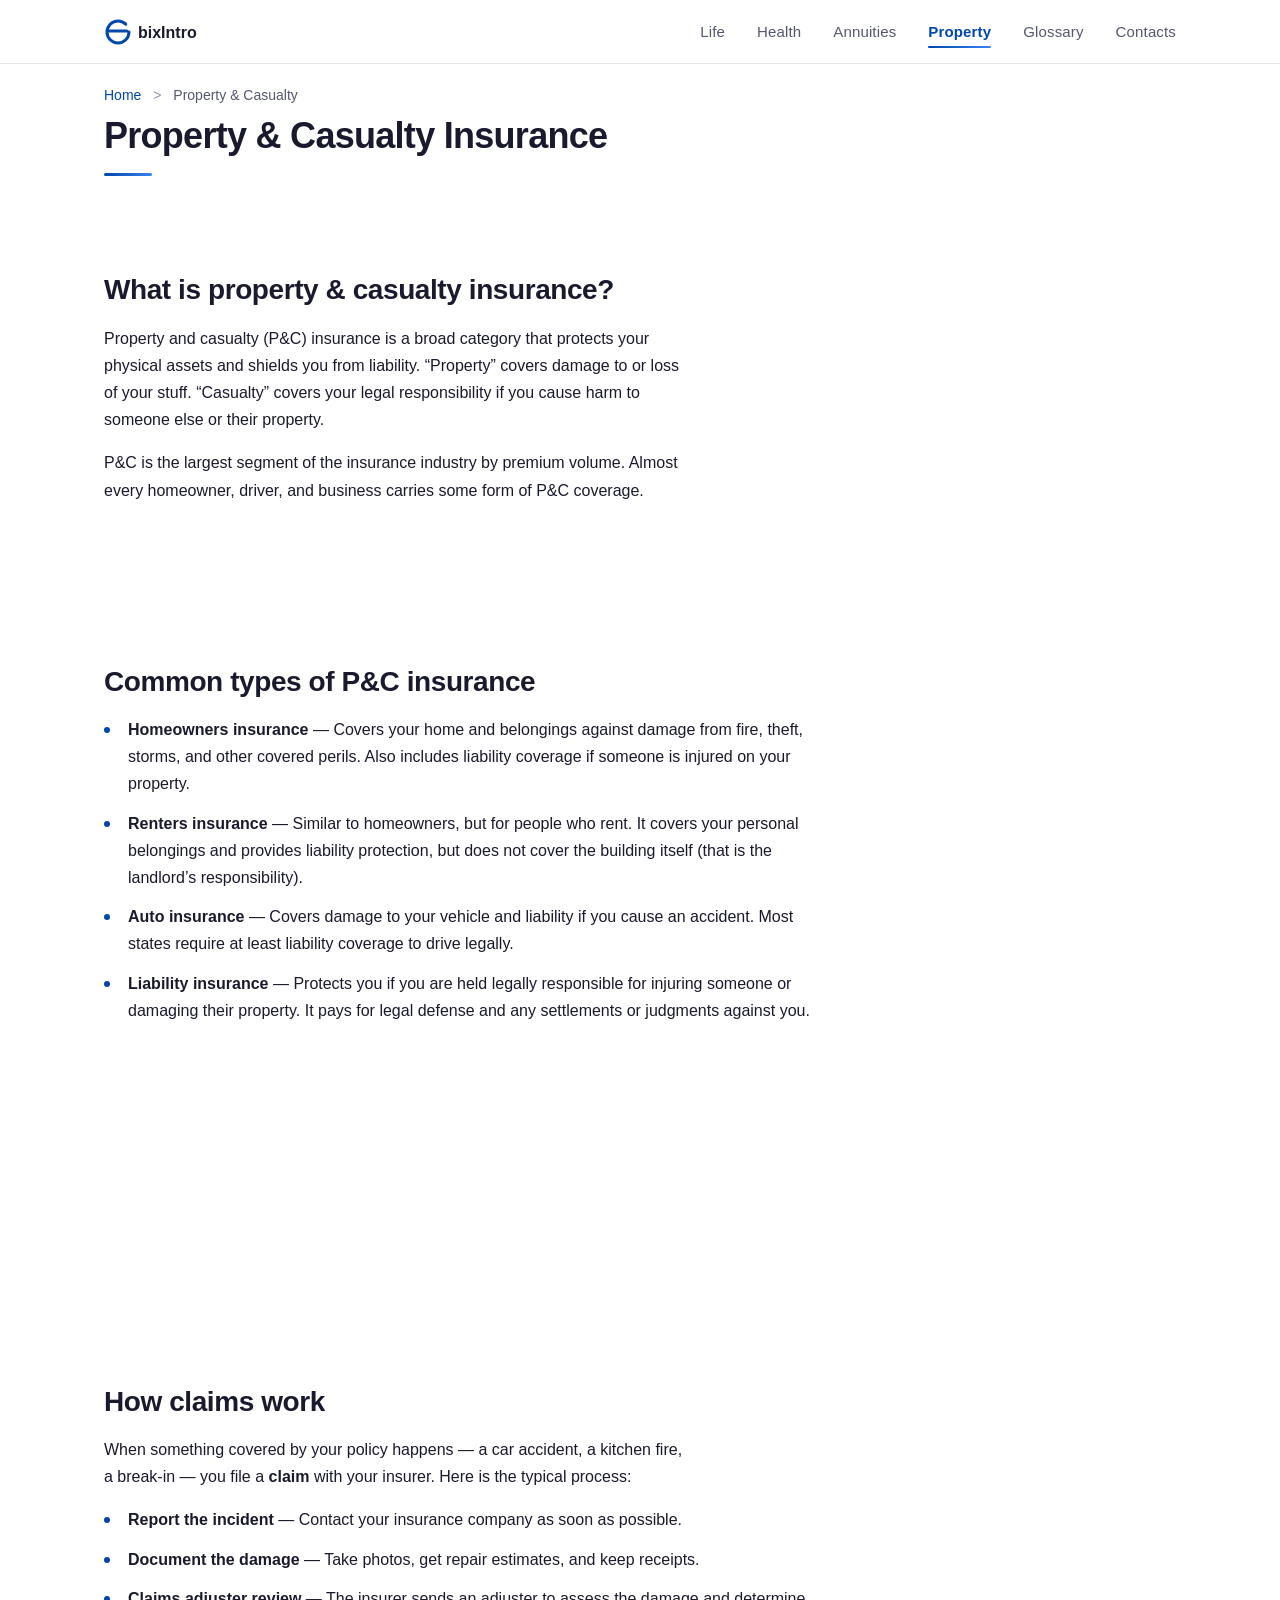
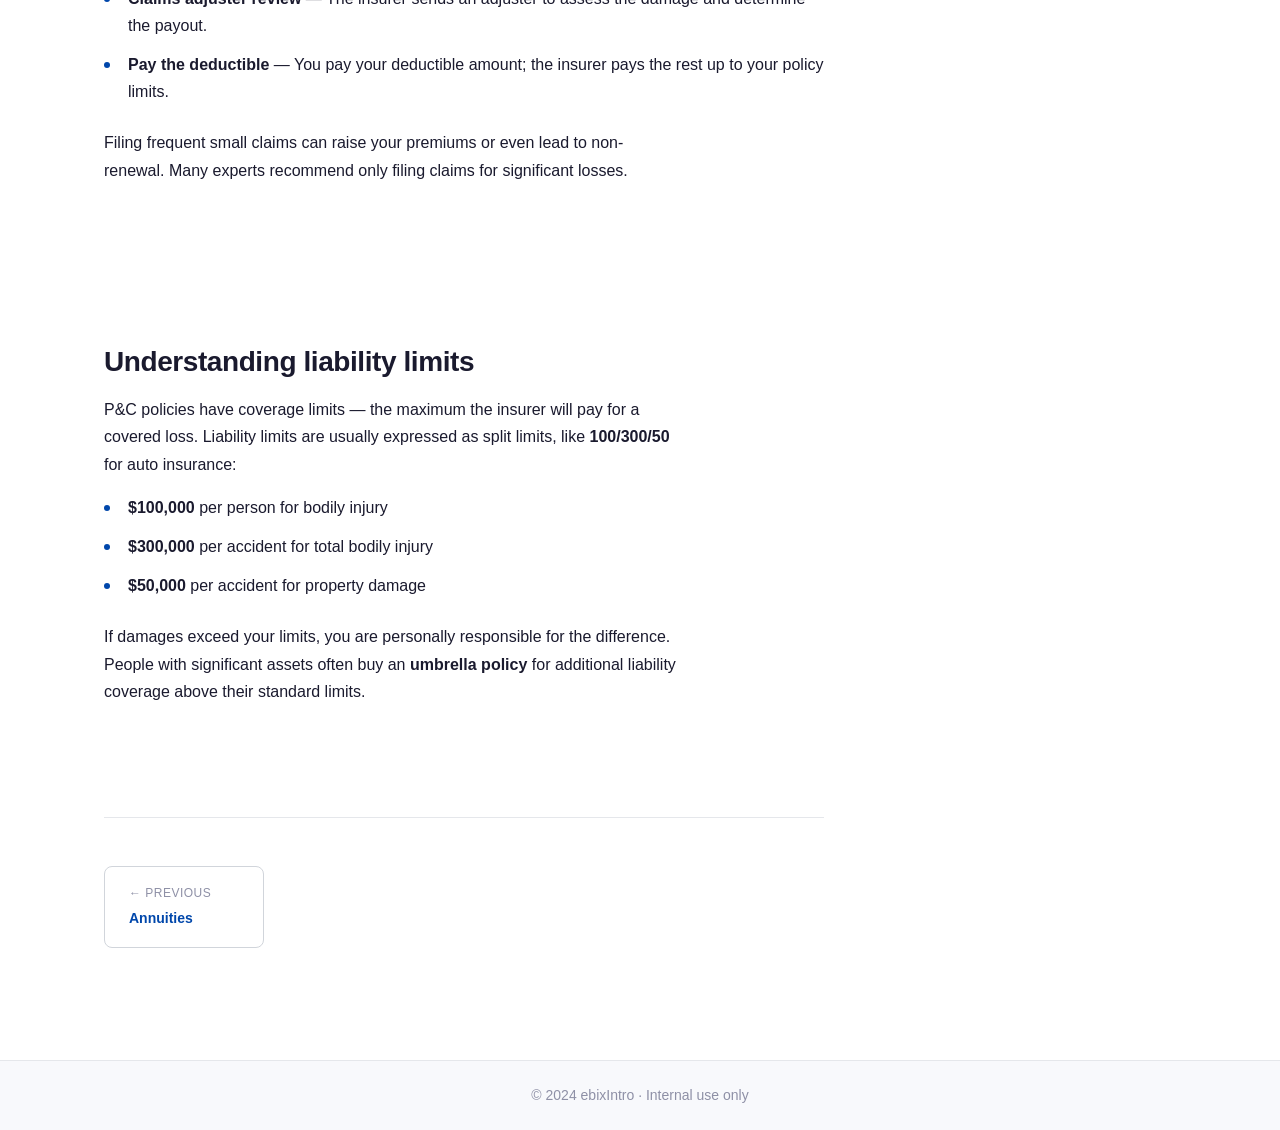
<file: property.html>
<!DOCTYPE html>
<html lang="en">
<head>
  <meta charset="UTF-8">
  <meta name="viewport" content="width=device-width, initial-scale=1.0">
  <title>Property &amp; Casualty Insurance — ebixIntro</title>
  <link rel="stylesheet" href="assets/site.css">
</head>
<body>
  <a href="#main" class="skip-link">Skip to content</a>

  <nav class="nav">
    <div class="nav__inner container">
      <a href="index.html" class="nav__logo">
        <svg viewBox="0 0 140 32" width="140" height="32" xmlns="http://www.w3.org/2000/svg" aria-label="ebixIntro" role="img">
          <circle cx="14" cy="16" r="11" fill="none" stroke="#0047AB" stroke-width="3" stroke-dasharray="60 10" stroke-linecap="round"/>
          <line x1="5" y1="15" x2="23" y2="15" stroke="#0047AB" stroke-width="3" stroke-linecap="round"/>
          <text x="34" y="21.5" fill="#1A1A2E" font-family="-apple-system,BlinkMacSystemFont,'Segoe UI',Roboto,'Helvetica Neue',Arial,sans-serif" font-size="16" font-weight="600">bixIntro</text>
        </svg>
      </a>
      <button class="nav__hamburger" aria-label="Toggle menu" aria-expanded="false">
        <span></span><span></span><span></span>
      </button>
      <ul class="nav__links">
        <li><a href="life.html" class="nav__link">Life</a></li>
        <li><a href="health.html" class="nav__link">Health</a></li>
        <li><a href="annuities.html" class="nav__link">Annuities</a></li>
        <li><a href="property.html" class="nav__link">Property</a></li>
        <li><a href="glossary.html" class="nav__link">Glossary</a></li>
        <li><a href="contacts.html" class="nav__link">Contacts</a></li>
      </ul>
    </div>
  </nav>

  <main id="main">
    <div class="container">
      <div class="content-narrow">
        <nav class="breadcrumb" aria-label="Breadcrumb">
          <a href="index.html">Home</a>
          <span class="breadcrumb__separator">&gt;</span>
          <span>Property &amp; Casualty</span>
        </nav>

        <div class="page-title-area">
          <h1>Property &amp; Casualty Insurance</h1>
          <div class="title-accent"></div>
        </div>

        <section class="section">
          <h2 style="margin-top: 0;">What is property &amp; casualty insurance?</h2>
          <p>Property and casualty (P&amp;C) insurance is a broad category that protects your physical assets and shields you from liability. &ldquo;Property&rdquo; covers damage to or loss of your stuff. &ldquo;Casualty&rdquo; covers your legal responsibility if you cause harm to someone else or their property.</p>
          <p>P&amp;C is the largest segment of the insurance industry by premium volume. Almost every homeowner, driver, and business carries some form of P&amp;C coverage.</p>
        </section>

        <section class="section">
          <h2>Common types of P&amp;C insurance</h2>
          <ul>
            <li><strong>Homeowners insurance</strong> &mdash; Covers your home and belongings against damage from fire, theft, storms, and other covered perils. Also includes liability coverage if someone is injured on your property.</li>
            <li><strong>Renters insurance</strong> &mdash; Similar to homeowners, but for people who rent. It covers your personal belongings and provides liability protection, but does not cover the building itself (that is the landlord&rsquo;s responsibility).</li>
            <li><strong>Auto insurance</strong> &mdash; Covers damage to your vehicle and liability if you cause an accident. Most states require at least liability coverage to drive legally.</li>
            <li><strong>Liability insurance</strong> &mdash; Protects you if you are held legally responsible for injuring someone or damaging their property. It pays for legal defense and any settlements or judgments against you.</li>
          </ul>
        </section>

        <div class="callout animate-on-scroll animate-on-scroll--left">
          <span class="callout__label">Key Takeaway</span>
          <p class="callout__text">P&amp;C insurance protects your belongings and shields you from lawsuits. Most people need at least auto insurance (required by law) and either homeowners or renters insurance.</p>
        </div>

        <section class="section">
          <h2>How claims work</h2>
          <p>When something covered by your policy happens &mdash; a car accident, a kitchen fire, a break-in &mdash; you file a <strong>claim</strong> with your insurer. Here is the typical process:</p>
          <ul>
            <li><strong>Report the incident</strong> &mdash; Contact your insurance company as soon as possible.</li>
            <li><strong>Document the damage</strong> &mdash; Take photos, get repair estimates, and keep receipts.</li>
            <li><strong>Claims adjuster review</strong> &mdash; The insurer sends an adjuster to assess the damage and determine the payout.</li>
            <li><strong>Pay the deductible</strong> &mdash; You pay your deductible amount; the insurer pays the rest up to your policy limits.</li>
          </ul>
          <p>Filing frequent small claims can raise your premiums or even lead to non-renewal. Many experts recommend only filing claims for significant losses.</p>
        </section>

        <section class="section">
          <h2>Understanding liability limits</h2>
          <p>P&amp;C policies have coverage limits &mdash; the maximum the insurer will pay for a covered loss. Liability limits are usually expressed as split limits, like <strong>100/300/50</strong> for auto insurance:</p>
          <ul>
            <li><strong>$100,000</strong> per person for bodily injury</li>
            <li><strong>$300,000</strong> per accident for total bodily injury</li>
            <li><strong>$50,000</strong> per accident for property damage</li>
          </ul>
          <p>If damages exceed your limits, you are personally responsible for the difference. People with significant assets often buy an <strong>umbrella policy</strong> for additional liability coverage above their standard limits.</p>
        </section>

        <nav class="page-nav" aria-label="Page navigation">
          <a href="annuities.html" class="page-nav__link">
            <span class="page-nav__direction">&larr; Previous</span>
            <span class="page-nav__title">Annuities</span>
          </a>
          <div></div>
        </nav>
      </div>
    </div>
  </main>

  <footer class="footer">
    <div class="container">
      <p>&copy; 2024 ebixIntro &middot; Internal use only</p>
    </div>
  </footer>

  <script src="assets/site.js"></script>
</body>
</html>
</file>
<file: assets/site.css>
/* ==========================================================================
   1. CSS Custom Properties
   ========================================================================== */

:root {
  /* --- Primary Brand --- */
  --color-primary:          #0047AB;
  --color-primary-dark:     #003380;
  --color-primary-darker:   #00245C;
  --color-primary-light:    #E8F0FE;
  --color-primary-lighter:  #F0F5FF;

  /* --- Neutrals --- */
  --color-text:             #1A1A2E;
  --color-text-secondary:   #555770;
  --color-text-tertiary:    #8E90A6;
  --color-border:           #D1D5DB;
  --color-border-light:     #E5E7EB;
  --color-bg:               #FFFFFF;
  --color-bg-alt:           #F8F9FC;
  --color-bg-hero:          #F1F4F9;
  --color-surface:          #FFFFFF;

  /* --- Semantic --- */
  --color-success:          #059669;
  --color-success-light:    #ECFDF5;
  --color-info:             #0284C7;
  --color-info-light:       #E0F2FE;

  /* --- Interactive States --- */
  --color-focus-ring:        rgba(0, 71, 171, 0.35);
  --color-hover-overlay:     rgba(0, 71, 171, 0.04);
  --color-active-overlay:    rgba(0, 71, 171, 0.08);

  /* --- Gradients --- */
  --gradient-hero:           linear-gradient(170deg, #F1F4F9 0%, #E8F0FE 40%, #F8F9FC 100%);
  --gradient-accent-line:    linear-gradient(90deg, #0047AB 0%, #3B82F6 100%);
  --gradient-shimmer:        linear-gradient(90deg, #F0F0F5 25%, #FAFAFE 50%, #F0F0F5 75%);
  --gradient-card-hover:     linear-gradient(135deg, rgba(0, 71, 171, 0.02) 0%, rgba(0, 71, 171, 0.06) 100%);

  /* --- Shadows --- */
  --shadow-xs:   0 1px 2px rgba(0, 30, 80, 0.04);
  --shadow-sm:   0 1px 3px rgba(0, 30, 80, 0.06), 0 1px 2px rgba(0, 30, 80, 0.04);
  --shadow-md:   0 4px 12px rgba(0, 30, 80, 0.08), 0 2px 4px rgba(0, 30, 80, 0.04);
  --shadow-lg:   0 8px 24px rgba(0, 30, 80, 0.10), 0 4px 8px rgba(0, 30, 80, 0.04);
  --shadow-nav:  0 1px 0 0 rgba(0, 30, 80, 0.06);
  --shadow-focus: 0 0 0 3px var(--color-focus-ring);

  /* --- Typography --- */
  --font-body: -apple-system, BlinkMacSystemFont, "Segoe UI", Roboto, "Helvetica Neue", Arial, sans-serif;
  --font-mono: "SF Mono", "Cascadia Code", "Consolas", "Fira Code", monospace;

  /* Type Scale */
  --text-hero:  3rem;
  --text-4xl:   2.25rem;
  --text-3xl:   1.75rem;
  --text-2xl:   1.5rem;
  --text-xl:    1.25rem;
  --text-lg:    1.125rem;
  --text-base:  1rem;
  --text-sm:    0.875rem;
  --text-xs:    0.75rem;
  --text-nav:   0.9375rem;

  /* Font Weights */
  --font-normal:    400;
  --font-medium:    500;
  --font-semibold:  600;
  --font-bold:      700;

  /* --- Spacing --- */
  --space-0:   0;
  --space-1:   0.25rem;
  --space-2:   0.5rem;
  --space-3:   0.75rem;
  --space-4:   1rem;
  --space-5:   1.5rem;
  --space-6:   2rem;
  --space-7:   3rem;
  --space-8:   4rem;
  --space-9:   6rem;

  /* --- Layout --- */
  --max-width-site:     1120px;
  --max-width-content:  720px;
  --max-width-hero-sub: 560px;

  /* --- Border Radii --- */
  --radius-sm:    4px;
  --radius-md:    6px;
  --radius-lg:    8px;
  --radius-xl:    12px;
  --radius-2xl:   16px;
  --radius-full:  50%;

  /* --- Transitions --- */
  --ease-default:     cubic-bezier(0.4, 0, 0.2, 1);
  --ease-out:         cubic-bezier(0, 0, 0.2, 1);
  --ease-in:          cubic-bezier(0.4, 0, 1, 1);
  --ease-bounce:      cubic-bezier(0.34, 1.56, 0.64, 1);

  --duration-instant:  100ms;
  --duration-fast:     150ms;
  --duration-normal:   200ms;
  --duration-slow:     300ms;
  --duration-slower:   500ms;

  /* --- Z-Index --- */
  --z-base:       1;
  --z-card:       2;
  --z-sticky:     10;
  --z-mobile-menu: 40;
  --z-skip-link:  100;
}

/* ==========================================================================
   2. Reset & Base Styles
   ========================================================================== */

*, *::before, *::after {
  box-sizing: border-box;
}

* {
  margin: 0;
  padding: 0;
}

html {
  scroll-behavior: smooth;
}

body {
  font-family: var(--font-body);
  font-size: var(--text-base);
  font-weight: var(--font-normal);
  line-height: 1.7;
  color: var(--color-text);
  background: var(--color-bg);
  -webkit-font-smoothing: antialiased;
  -moz-osx-font-smoothing: grayscale;
}

img, svg {
  display: block;
  max-width: 100%;
}

/* ==========================================================================
   3. Utility Classes
   ========================================================================== */

.sr-only {
  position: absolute;
  width: 1px;
  height: 1px;
  padding: 0;
  margin: -1px;
  overflow: hidden;
  clip: rect(0, 0, 0, 0);
  white-space: nowrap;
  border-width: 0;
}

.container {
  max-width: var(--max-width-site);
  margin: 0 auto;
  padding: 0 var(--space-5);
}

.content-narrow {
  max-width: var(--max-width-content);
}

/* Scroll-triggered animations */
.animate-on-scroll {
  opacity: 0;
  transform: translateY(16px);
  transition: opacity var(--duration-slower) var(--ease-out),
              transform var(--duration-slower) var(--ease-out);
}

.animate-on-scroll.is-visible {
  opacity: 1;
  transform: translateY(0);
}

.animate-on-scroll--left {
  opacity: 0;
  transform: translateX(-16px);
}

.animate-on-scroll--left.is-visible {
  opacity: 1;
  transform: translateX(0);
}

.animate-on-scroll--scale {
  opacity: 0;
  transform: scale(0.95);
}

.animate-on-scroll--scale.is-visible {
  opacity: 1;
  transform: scale(1);
}

/* ==========================================================================
   4. Typography Base
   ========================================================================== */

h1 {
  font-size: var(--text-4xl);
  font-weight: var(--font-bold);
  line-height: 1.2;
  letter-spacing: -0.02em;
  color: var(--color-text);
}

h2 {
  font-size: var(--text-3xl);
  font-weight: var(--font-semibold);
  line-height: 1.3;
  letter-spacing: -0.015em;
  color: var(--color-text);
  margin: var(--space-7) 0 var(--space-4);
}

h3 {
  font-size: var(--text-xl);
  font-weight: var(--font-semibold);
  line-height: 1.4;
  letter-spacing: -0.005em;
  color: var(--color-text);
}

p {
  margin: 0 0 var(--space-4);
  max-width: 65ch;
}

a {
  color: var(--color-primary);
  text-decoration: none;
  transition: color var(--duration-fast) var(--ease-default);
}

a:hover {
  color: var(--color-primary-dark);
}

a:focus-visible {
  outline: 2px solid var(--color-primary);
  outline-offset: 2px;
  border-radius: 2px;
}

strong {
  font-weight: var(--font-semibold);
}

ul, ol {
  margin: 0 0 var(--space-5);
  padding-left: 0;
  list-style: none;
}

/* Custom bullet lists in content areas */
.content-narrow ul li,
.section ul:not(.nav__links) li {
  position: relative;
  padding-left: var(--space-5);
  margin-bottom: var(--space-3);
  font-size: var(--text-base);
  line-height: 1.7;
}

.content-narrow ul li::before,
.section ul:not(.nav__links) li::before {
  content: "";
  position: absolute;
  left: 0;
  top: 11px;
  width: 6px;
  height: 6px;
  background: var(--color-primary);
  border-radius: var(--radius-full);
}

dl {
  margin: 0;
}

dt {
  font-weight: var(--font-semibold);
}

dd {
  margin: 0;
}

/* ==========================================================================
   5. Skip Link
   ========================================================================== */

.skip-link {
  position: absolute;
  top: -100%;
  left: 50%;
  transform: translateX(-50%);
  background: var(--color-primary);
  color: #FFFFFF;
  padding: 12px 24px;
  font-size: var(--text-sm);
  font-weight: var(--font-semibold);
  border-radius: 0 0 var(--radius-md) var(--radius-md);
  z-index: var(--z-skip-link);
  transition: top var(--duration-fast) var(--ease-out);
  text-decoration: none;
}

.skip-link:focus {
  top: 0;
  color: #FFFFFF;
  outline: none;
}

/* ==========================================================================
   6. Navigation
   ========================================================================== */

.nav {
  position: sticky;
  top: 0;
  z-index: var(--z-sticky);
  height: 64px;
  background: var(--color-bg);
  border-bottom: 1px solid var(--color-border-light);
  transition: box-shadow var(--duration-normal) var(--ease-default);
}

.nav--scrolled {
  box-shadow: var(--shadow-sm);
}

.nav__inner {
  display: flex;
  align-items: center;
  justify-content: space-between;
  height: 100%;
}

.nav__logo {
  display: flex;
  align-items: center;
  text-decoration: none;
  flex-shrink: 0;
}

.nav__logo svg {
  height: 32px;
  width: auto;
}

.nav__links {
  display: flex;
  gap: var(--space-6);
  list-style: none;
  margin: 0;
  padding: 0;
}

.nav__link {
  color: var(--color-text-secondary);
  font-size: var(--text-nav);
  font-weight: var(--font-medium);
  letter-spacing: 0.01em;
  text-decoration: none;
  position: relative;
  padding: 4px 0;
  transition: color var(--duration-fast) var(--ease-default);
}

.nav__link::after {
  content: "";
  position: absolute;
  bottom: -4px;
  left: 0;
  right: 0;
  height: 2px;
  background: var(--color-primary);
  border-radius: 1px;
  transform: scaleX(0);
  transform-origin: center;
  transition: transform var(--duration-normal) var(--ease-default);
}

.nav__link:hover {
  color: var(--color-primary);
}

.nav__link:hover::after {
  transform: scaleX(1);
}

.nav__link--active {
  color: var(--color-primary);
  font-weight: var(--font-semibold);
}

.nav__link--active::after {
  background: var(--gradient-accent-line);
  animation: underline-grow var(--duration-slow) var(--ease-out) forwards;
}

.nav__link:focus-visible {
  outline: 2px solid var(--color-primary);
  outline-offset: 4px;
  border-radius: 2px;
}

/* Hamburger */
.nav__hamburger {
  display: none;
  flex-direction: column;
  justify-content: center;
  align-items: center;
  width: 44px;
  height: 44px;
  background: transparent;
  border: none;
  cursor: pointer;
  padding: 0;
  position: relative;
}

.nav__hamburger:focus-visible {
  outline: 2px solid var(--color-primary);
  outline-offset: 2px;
  border-radius: var(--radius-sm);
}

.nav__hamburger span {
  display: block;
  width: 22px;
  height: 2px;
  background: var(--color-text);
  border-radius: 1px;
  transition: all var(--duration-normal) var(--ease-default);
  position: absolute;
}

.nav__hamburger span:nth-child(1) { top: 15px; }
.nav__hamburger span:nth-child(2) { top: 21px; }
.nav__hamburger span:nth-child(3) { top: 27px; }

.nav__hamburger[aria-expanded="true"] span:nth-child(1) {
  top: 21px;
  transform: rotate(45deg);
}

.nav__hamburger[aria-expanded="true"] span:nth-child(2) {
  opacity: 0;
  transform: scaleX(0);
}

.nav__hamburger[aria-expanded="true"] span:nth-child(3) {
  top: 21px;
  transform: rotate(-45deg);
}

/* ==========================================================================
   7. Hero
   ========================================================================== */

.hero {
  background: var(--gradient-hero);
  padding: var(--space-9) 0 var(--space-8);
  text-align: center;
  position: relative;
  overflow: hidden;
}

.hero::before {
  content: "";
  position: absolute;
  top: -120px;
  right: -80px;
  width: 400px;
  height: 400px;
  background: radial-gradient(circle, rgba(0, 71, 171, 0.04) 0%, transparent 70%);
  border-radius: 50%;
  pointer-events: none;
}

.hero::after {
  content: "";
  position: absolute;
  bottom: -60px;
  left: -40px;
  width: 300px;
  height: 300px;
  background: radial-gradient(circle, rgba(0, 71, 171, 0.03) 0%, transparent 70%);
  border-radius: 50%;
  pointer-events: none;
}

.hero__container {
  position: relative;
  z-index: var(--z-base);
}

.hero__title {
  font-size: var(--text-hero);
  font-weight: var(--font-bold);
  color: var(--color-text);
  letter-spacing: -0.025em;
  line-height: 1.15;
  margin: 0;
  opacity: 0;
  transform: translateY(20px);
  animation: fade-in-up var(--duration-slower) var(--ease-out) forwards;
  animation-delay: 100ms;
}

.hero__subtitle {
  font-size: var(--text-lg);
  font-weight: var(--font-normal);
  color: var(--color-text-secondary);
  line-height: 1.6;
  max-width: var(--max-width-hero-sub);
  margin: var(--space-4) auto 0;
  opacity: 0;
  transform: translateY(20px);
  animation: fade-in-up var(--duration-slower) var(--ease-out) forwards;
  animation-delay: 250ms;
}

.hero__accent {
  width: 48px;
  height: 3px;
  background: var(--gradient-accent-line);
  border-radius: 2px;
  margin: var(--space-5) auto 0;
  opacity: 0;
  transform: scaleX(0);
  animation: accent-line-grow var(--duration-slower) var(--ease-out) forwards;
  animation-delay: 400ms;
}

/* ==========================================================================
   8. Card System
   ========================================================================== */

.card-grid {
  display: grid;
  grid-template-columns: 1fr;
  gap: var(--space-4);
  padding: var(--space-7) 0;
}

.card-grid--wide {
  padding-top: 0;
  padding-bottom: var(--space-7);
}

.card {
  display: block;
  background: var(--color-surface);
  border: 1px solid var(--color-border);
  border-radius: var(--radius-lg);
  padding: var(--space-4);
  position: relative;
  cursor: pointer;
  text-decoration: none;
  color: inherit;
  box-shadow: var(--shadow-sm);
  transition: transform var(--duration-normal) var(--ease-default),
              box-shadow var(--duration-normal) var(--ease-default),
              border-color var(--duration-normal) var(--ease-default);
  opacity: 0;
  transform: translateY(16px);
  animation: card-enter var(--duration-slower) var(--ease-out) forwards;
}

.card:hover {
  transform: translateY(-3px);
  box-shadow: var(--shadow-md);
  border-color: var(--color-primary);
  color: inherit;
}

.card:active {
  transform: translateY(-1px);
  box-shadow: var(--shadow-sm);
  transition-duration: var(--duration-instant);
}

.card:focus-visible {
  outline: 2px solid var(--color-primary);
  outline-offset: 2px;
}

.card__icon {
  width: 48px;
  height: 48px;
  display: flex;
  align-items: center;
  justify-content: center;
  font-size: 28px;
  background: var(--color-primary-light);
  border-radius: var(--radius-lg);
  margin-bottom: var(--space-4);
  transition: background var(--duration-normal) var(--ease-default),
              transform var(--duration-normal) var(--ease-default);
}

.card:hover .card__icon {
  background: var(--color-primary);
  transform: scale(1.05);
}

.card__title {
  font-size: var(--text-xl);
  font-weight: var(--font-semibold);
  color: var(--color-text);
  margin: 0 0 var(--space-2);
  line-height: 1.4;
}

.card__desc {
  font-size: var(--text-sm);
  color: var(--color-text-secondary);
  line-height: 1.5;
  margin: 0 0 var(--space-4);
  display: -webkit-box;
  -webkit-line-clamp: 2;
  -webkit-box-orient: vertical;
  overflow: hidden;
  max-width: none;
}

.card--wide .card__desc {
  -webkit-line-clamp: 3;
}

.card__link {
  font-size: var(--text-sm);
  font-weight: var(--font-medium);
  color: var(--color-primary);
  display: inline-flex;
  align-items: center;
  gap: var(--space-1);
  transition: gap var(--duration-normal) var(--ease-default),
              color var(--duration-fast) var(--ease-default);
}

.card__arrow {
  transition: transform var(--duration-normal) var(--ease-default);
}

.card:hover .card__link {
  color: var(--color-primary-dark);
  gap: var(--space-2);
}

.card:hover .card__arrow {
  transform: translateX(3px);
}

.card--wide {
  padding: var(--space-6);
}

/* ==========================================================================
   9. Content Sections
   ========================================================================== */

.section {
  padding: var(--space-7) 0;
}

.section--alt {
  background: var(--color-bg-alt);
}

/* ==========================================================================
   10. Breadcrumb
   ========================================================================== */

.breadcrumb {
  padding: var(--space-5) 0 var(--space-3);
  font-size: var(--text-sm);
  color: var(--color-text-secondary);
  line-height: 1;
}

.breadcrumb a {
  color: var(--color-primary);
  text-decoration: none;
}

.breadcrumb a:hover {
  text-decoration: underline;
}

.breadcrumb__separator {
  color: var(--color-text-tertiary);
  margin: 0 var(--space-2);
}

/* ==========================================================================
   11. Title Area
   ========================================================================== */

.title-accent {
  width: 48px;
  height: 3px;
  background: var(--gradient-accent-line);
  border-radius: 2px;
  margin-top: var(--space-4);
  opacity: 0;
  transform: scaleX(0);
  transform-origin: left;
  animation: accent-line-grow-left var(--duration-slower) var(--ease-out) forwards;
  animation-delay: 200ms;
}

.page-title-area {
  margin-bottom: var(--space-7);
}

/* ==========================================================================
   12. Callout Box
   ========================================================================== */

.callout {
  background: var(--color-primary-lighter);
  border-left: 4px solid var(--color-primary);
  border-radius: 0 var(--radius-lg) var(--radius-lg) 0;
  padding: var(--space-5);
  margin: var(--space-6) 0;
  position: relative;
}

.callout__label {
  display: block;
  font-size: var(--text-xs);
  font-weight: var(--font-semibold);
  color: var(--color-primary);
  text-transform: uppercase;
  letter-spacing: 0.06em;
  margin-bottom: var(--space-2);
}

.callout__text {
  font-size: var(--text-base);
  font-weight: var(--font-medium);
  color: var(--color-text);
  line-height: 1.6;
  margin: 0;
  max-width: none;
}

/* ==========================================================================
   13. Prev/Next Navigation
   ========================================================================== */

.page-nav {
  display: flex;
  justify-content: space-between;
  gap: var(--space-4);
  padding: var(--space-7) 0;
  margin-top: var(--space-7);
  border-top: 1px solid var(--color-border-light);
}

.page-nav__link {
  display: flex;
  flex-direction: column;
  padding: var(--space-4) var(--space-5);
  border: 1px solid var(--color-border);
  border-radius: var(--radius-lg);
  text-decoration: none;
  min-width: 160px;
  transition: border-color var(--duration-normal) var(--ease-default),
              box-shadow var(--duration-normal) var(--ease-default),
              transform var(--duration-normal) var(--ease-default);
}

.page-nav__link:hover {
  border-color: var(--color-primary);
  box-shadow: var(--shadow-sm);
  transform: translateY(-1px);
}

.page-nav__link:focus-visible {
  outline: 2px solid var(--color-primary);
  outline-offset: 2px;
}

.page-nav__link--next {
  text-align: right;
  margin-left: auto;
}

.page-nav__direction {
  font-size: var(--text-xs);
  font-weight: var(--font-medium);
  color: var(--color-text-tertiary);
  text-transform: uppercase;
  letter-spacing: 0.04em;
  margin-bottom: var(--space-1);
}

.page-nav__title {
  font-size: var(--text-sm);
  font-weight: var(--font-semibold);
  color: var(--color-primary);
}

/* ==========================================================================
   14. Glossary
   ========================================================================== */

.glossary-search {
  max-width: var(--max-width-content);
  margin-bottom: var(--space-6);
  position: relative;
}

.glossary-search__icon {
  position: absolute;
  left: 14px;
  top: 50%;
  transform: translateY(-50%);
  width: 18px;
  height: 18px;
  color: var(--color-text-tertiary);
  pointer-events: none;
  transition: color var(--duration-fast) var(--ease-default);
}

.glossary-search__input {
  width: 100%;
  height: 48px;
  border: 1px solid var(--color-border);
  border-radius: var(--radius-xl);
  padding: 0 var(--space-4) 0 44px;
  font-size: var(--text-base);
  font-family: var(--font-body);
  color: var(--color-text);
  background: var(--color-bg);
  transition: border-color var(--duration-fast) var(--ease-default),
              box-shadow var(--duration-fast) var(--ease-default);
  -webkit-appearance: none;
  appearance: none;
}

.glossary-search__input::placeholder {
  color: var(--color-text-tertiary);
}

.glossary-search__input:focus {
  outline: none;
  border-color: var(--color-primary);
  box-shadow: var(--shadow-focus);
}

.glossary-search__input:focus ~ .glossary-search__icon {
  color: var(--color-primary);
}

.glossary-list {
  max-width: var(--max-width-content);
}

.glossary-letter {
  font-size: var(--text-xl);
  font-weight: var(--font-bold);
  color: var(--color-text);
  margin-top: var(--space-6);
  margin-bottom: var(--space-2);
  padding-bottom: var(--space-2);
  border-bottom: 2px solid var(--color-primary-light);
}

.glossary-letter:first-child {
  margin-top: 0;
}

.glossary-term {
  padding: var(--space-4) 0;
  border-bottom: 1px solid var(--color-border-light);
  transition: opacity var(--duration-normal) var(--ease-default),
              max-height var(--duration-normal) var(--ease-default),
              padding var(--duration-normal) var(--ease-default);
  overflow: hidden;
}

.glossary-term:last-child {
  border-bottom: none;
}

.glossary-term--hidden {
  opacity: 0;
  max-height: 0;
  padding: 0;
  border-bottom-width: 0;
  margin: 0;
}

.glossary-term dt {
  font-size: var(--text-base);
  font-weight: var(--font-semibold);
  color: var(--color-primary-dark);
  margin: 0;
}

.glossary-term dd {
  font-size: var(--text-base);
  font-weight: var(--font-normal);
  color: var(--color-text);
  line-height: 1.7;
  margin: var(--space-1) 0 0;
}

/* No results state */
.glossary-no-results {
  text-align: center;
  padding: var(--space-8) 0;
  display: none;
}

.glossary-no-results.is-visible {
  display: block;
}

.glossary-no-results__icon {
  width: 48px;
  height: 48px;
  color: var(--color-text-tertiary);
  margin: 0 auto var(--space-4);
}

.glossary-no-results__message {
  font-size: var(--text-lg);
  font-weight: var(--font-medium);
  color: var(--color-text-secondary);
  margin: 0;
  max-width: none;
}

.glossary-no-results__sub {
  font-size: var(--text-sm);
  color: var(--color-text-tertiary);
  margin-top: var(--space-2);
}

/* ==========================================================================
   15. Contact Cards
   ========================================================================== */

.contact-grid {
  display: grid;
  grid-template-columns: 1fr;
  gap: var(--space-5);
}

.contact-card {
  background: var(--color-surface);
  border: 1px solid var(--color-border);
  border-radius: var(--radius-lg);
  padding: var(--space-5);
  box-shadow: var(--shadow-sm);
  text-align: center;
  transition: transform var(--duration-normal) var(--ease-default),
              box-shadow var(--duration-normal) var(--ease-default);
}

.contact-card:hover {
  transform: translateY(-2px);
  box-shadow: var(--shadow-md);
}

.contact-avatar {
  width: 56px;
  height: 56px;
  border-radius: var(--radius-full);
  background: linear-gradient(135deg, #0047AB 0%, #003380 100%);
  color: #FFFFFF;
  font-size: var(--text-xl);
  font-weight: var(--font-bold);
  display: flex;
  align-items: center;
  justify-content: center;
  margin: 0 auto var(--space-3);
  letter-spacing: 0.02em;
}

.contact-name {
  font-size: var(--text-lg);
  font-weight: var(--font-semibold);
  color: var(--color-text);
  margin: 0 0 var(--space-1);
}

.contact-title {
  font-size: var(--text-sm);
  color: var(--color-text-secondary);
  margin: 0 0 var(--space-3);
}

.contact-tags {
  display: flex;
  flex-wrap: wrap;
  justify-content: center;
  gap: var(--space-2);
  margin-bottom: var(--space-4);
}

.contact-tag {
  font-size: var(--text-xs);
  font-weight: var(--font-medium);
  color: var(--color-primary);
  background: var(--color-primary-light);
  padding: 4px 10px;
  border-radius: var(--radius-sm);
  white-space: nowrap;
}

.contact-info {
  font-size: var(--text-sm);
  color: var(--color-text-secondary);
  line-height: 1.8;
}

.contact-info__ext {
  font-family: var(--font-mono);
  letter-spacing: 0.03em;
}

.contact-info a {
  color: var(--color-primary);
  text-decoration: none;
}

.contact-info a:hover {
  text-decoration: underline;
}

/* ==========================================================================
   16. Buttons
   ========================================================================== */

.btn {
  display: inline-flex;
  align-items: center;
  justify-content: center;
  gap: var(--space-2);
  padding: 12px 24px;
  font-size: var(--text-sm);
  font-weight: var(--font-semibold);
  font-family: var(--font-body);
  line-height: 1.2;
  border-radius: var(--radius-md);
  cursor: pointer;
  text-decoration: none;
  transition: background var(--duration-fast) var(--ease-default),
              transform var(--duration-instant) var(--ease-default),
              box-shadow var(--duration-fast) var(--ease-default);
}

.btn--primary {
  color: #FFFFFF;
  background: var(--color-primary);
  border: 1px solid var(--color-primary);
}

.btn--primary:hover {
  background: var(--color-primary-dark);
  border-color: var(--color-primary-dark);
  transform: translateY(-1px);
  box-shadow: var(--shadow-sm);
  color: #FFFFFF;
}

.btn--primary:active {
  background: var(--color-primary-darker);
  transform: translateY(0) scale(0.98);
  box-shadow: none;
  transition-duration: var(--duration-instant);
}

.btn--primary:focus-visible {
  outline: none;
  box-shadow: var(--shadow-focus);
}

.btn--primary:disabled {
  opacity: 0.5;
  cursor: not-allowed;
  pointer-events: none;
  transform: none;
}

.btn--secondary {
  color: var(--color-primary);
  background: transparent;
  border: 1px solid var(--color-primary);
}

.btn--secondary:hover {
  background: var(--color-hover-overlay);
  transform: translateY(-1px);
  color: var(--color-primary);
}

.btn--secondary:active {
  background: var(--color-active-overlay);
  transform: translateY(0) scale(0.98);
}

.btn--ghost {
  color: var(--color-primary);
  background: transparent;
  border: 1px solid transparent;
  padding: 12px 16px;
}

.btn--ghost:hover {
  background: var(--color-hover-overlay);
  color: var(--color-primary);
}

.btn--ghost:active {
  background: var(--color-active-overlay);
}

/* ==========================================================================
   17. Footer
   ========================================================================== */

.footer {
  background: var(--color-bg-alt);
  border-top: 1px solid var(--color-border-light);
  padding: var(--space-5);
  margin-top: var(--space-8);
}

.footer .container {
  text-align: center;
}

.footer p {
  font-size: var(--text-sm);
  color: var(--color-text-tertiary);
  line-height: 1.5;
  margin: 0;
  max-width: none;
}

/* ==========================================================================
   18. Keyframe Animations
   ========================================================================== */

@keyframes fade-in-up {
  from {
    opacity: 0;
    transform: translateY(20px);
  }
  to {
    opacity: 1;
    transform: translateY(0);
  }
}

@keyframes accent-line-grow {
  from {
    opacity: 0;
    transform: scaleX(0);
  }
  to {
    opacity: 1;
    transform: scaleX(1);
  }
}

@keyframes accent-line-grow-left {
  from {
    opacity: 0;
    transform: scaleX(0);
  }
  to {
    opacity: 1;
    transform: scaleX(1);
  }
}

@keyframes underline-grow {
  from {
    transform: scaleX(0);
  }
  to {
    transform: scaleX(1);
  }
}

@keyframes card-enter {
  from {
    opacity: 0;
    transform: translateY(16px);
  }
  to {
    opacity: 1;
    transform: translateY(0);
  }
}

@keyframes shimmer {
  0% {
    background-position: 200% 0;
  }
  100% {
    background-position: -200% 0;
  }
}

/* ==========================================================================
   19. Media Query: Mobile (<640px) — base is mobile-first, this clarifies
   ========================================================================== */

@media (max-width: 639px) {
  .nav__hamburger {
    display: flex;
  }

  .nav__links {
    display: block;
    max-height: 0;
    overflow: hidden;
    opacity: 0;
    transition: max-height var(--duration-slow) var(--ease-default),
                opacity var(--duration-normal) var(--ease-default);
    position: absolute;
    top: 64px;
    left: 0;
    right: 0;
    background: var(--color-bg);
    border-bottom: 1px solid var(--color-border-light);
    box-shadow: var(--shadow-md);
    padding: 0 var(--space-5);
    z-index: var(--z-mobile-menu);
  }

  .nav__links.is-open {
    max-height: 400px;
    opacity: 1;
    padding: var(--space-3) var(--space-5) var(--space-5);
  }

  .nav__links li {
    border-bottom: 1px solid var(--color-border-light);
  }

  .nav__links li:last-child {
    border-bottom: none;
  }

  .nav__link {
    display: block;
    padding: 14px 0;
    font-size: var(--text-base);
  }

  .nav__link::after {
    display: none;
  }

  .nav__link--active {
    color: var(--color-primary);
    font-weight: var(--font-semibold);
  }

  .hero {
    padding: var(--space-8) var(--space-5) var(--space-7);
  }

  .hero__title {
    font-size: var(--text-4xl);
  }

  .hero__subtitle {
    font-size: var(--text-base);
  }

  .section {
    padding: var(--space-6) 0;
  }

  .card {
    padding: var(--space-4);
  }

  .card--wide {
    padding: var(--space-5);
  }

  .page-nav {
    flex-direction: column;
    gap: var(--space-3);
  }

  .page-nav__link {
    width: 100%;
    min-width: 0;
  }

  .page-nav__link--next {
    margin-left: 0;
  }
}

/* ==========================================================================
   20. Media Query: Tablet (min-width: 640px)
   ========================================================================== */

@media (min-width: 640px) {
  .card-grid {
    grid-template-columns: repeat(2, 1fr);
    gap: var(--space-5);
  }

  .card-grid--wide {
    grid-template-columns: repeat(2, 1fr);
  }

  .card {
    padding: var(--space-5);
  }

  .hero__title {
    font-size: 2.5rem;
  }

  .contact-grid {
    grid-template-columns: repeat(2, 1fr);
  }
}

/* ==========================================================================
   21. Media Query: Desktop (min-width: 1024px)
   ========================================================================== */

@media (min-width: 1024px) {
  .card-grid {
    grid-template-columns: repeat(4, 1fr);
  }

  .card-grid--wide {
    grid-template-columns: repeat(2, 1fr);
  }

  .hero__title {
    font-size: var(--text-hero);
  }

  .contact-grid {
    grid-template-columns: repeat(3, 1fr);
  }
}

/* ==========================================================================
   22. Reduced Motion
   ========================================================================== */

@media (prefers-reduced-motion: reduce) {
  *,
  *::before,
  *::after {
    animation-duration: 0.01ms !important;
    animation-iteration-count: 1 !important;
    transition-duration: 0.01ms !important;
    scroll-behavior: auto !important;
  }
}

/* ==========================================================================
   23. Print Styles
   ========================================================================== */

@media print {
  .nav,
  .skip-link,
  .page-nav,
  .nav__hamburger {
    display: none;
  }

  body {
    font-size: 12pt;
    color: #000;
    background: #fff;
  }

  .hero {
    background: none;
    padding: 24pt 0;
  }

  .card {
    break-inside: avoid;
    box-shadow: none;
    border: 1px solid #ccc;
  }

  a[href]::after {
    content: " (" attr(href) ")";
    font-size: 10pt;
    color: #666;
  }

  .footer {
    margin-top: 24pt;
  }
}
</file>
